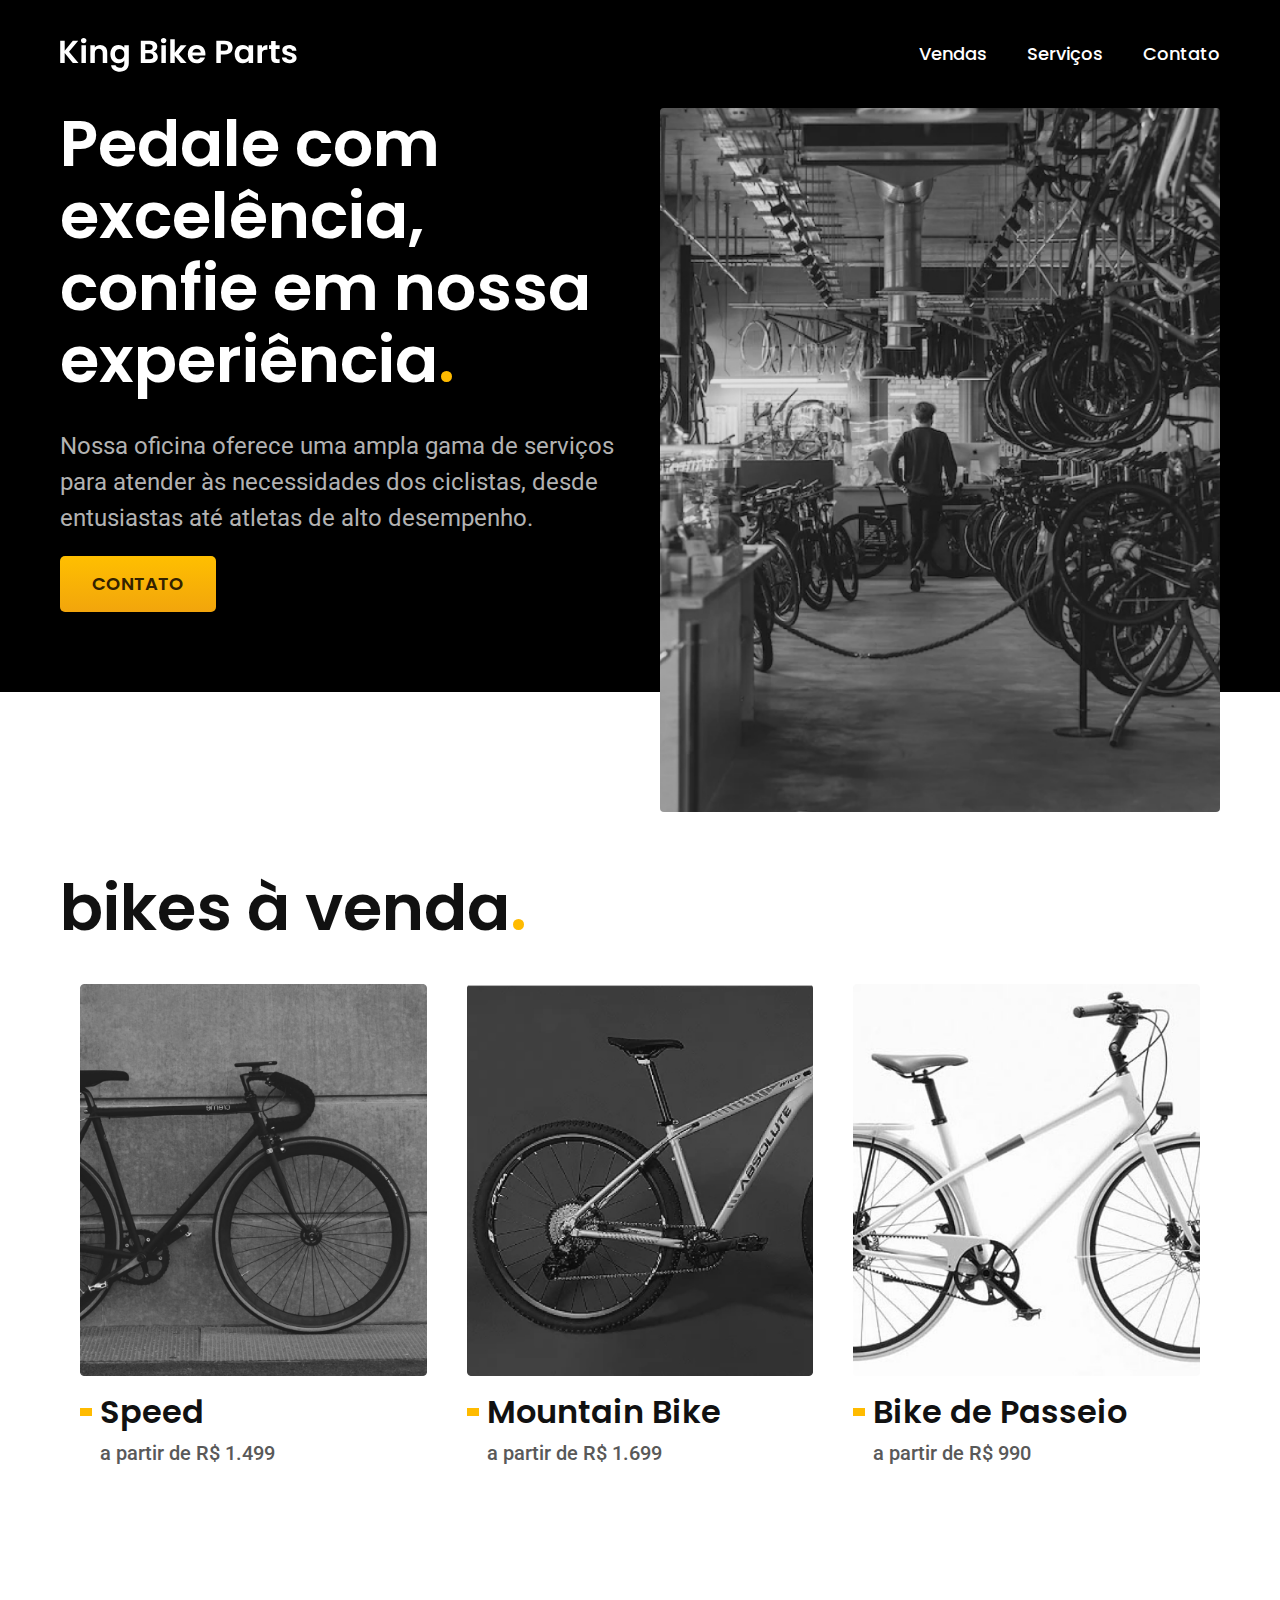
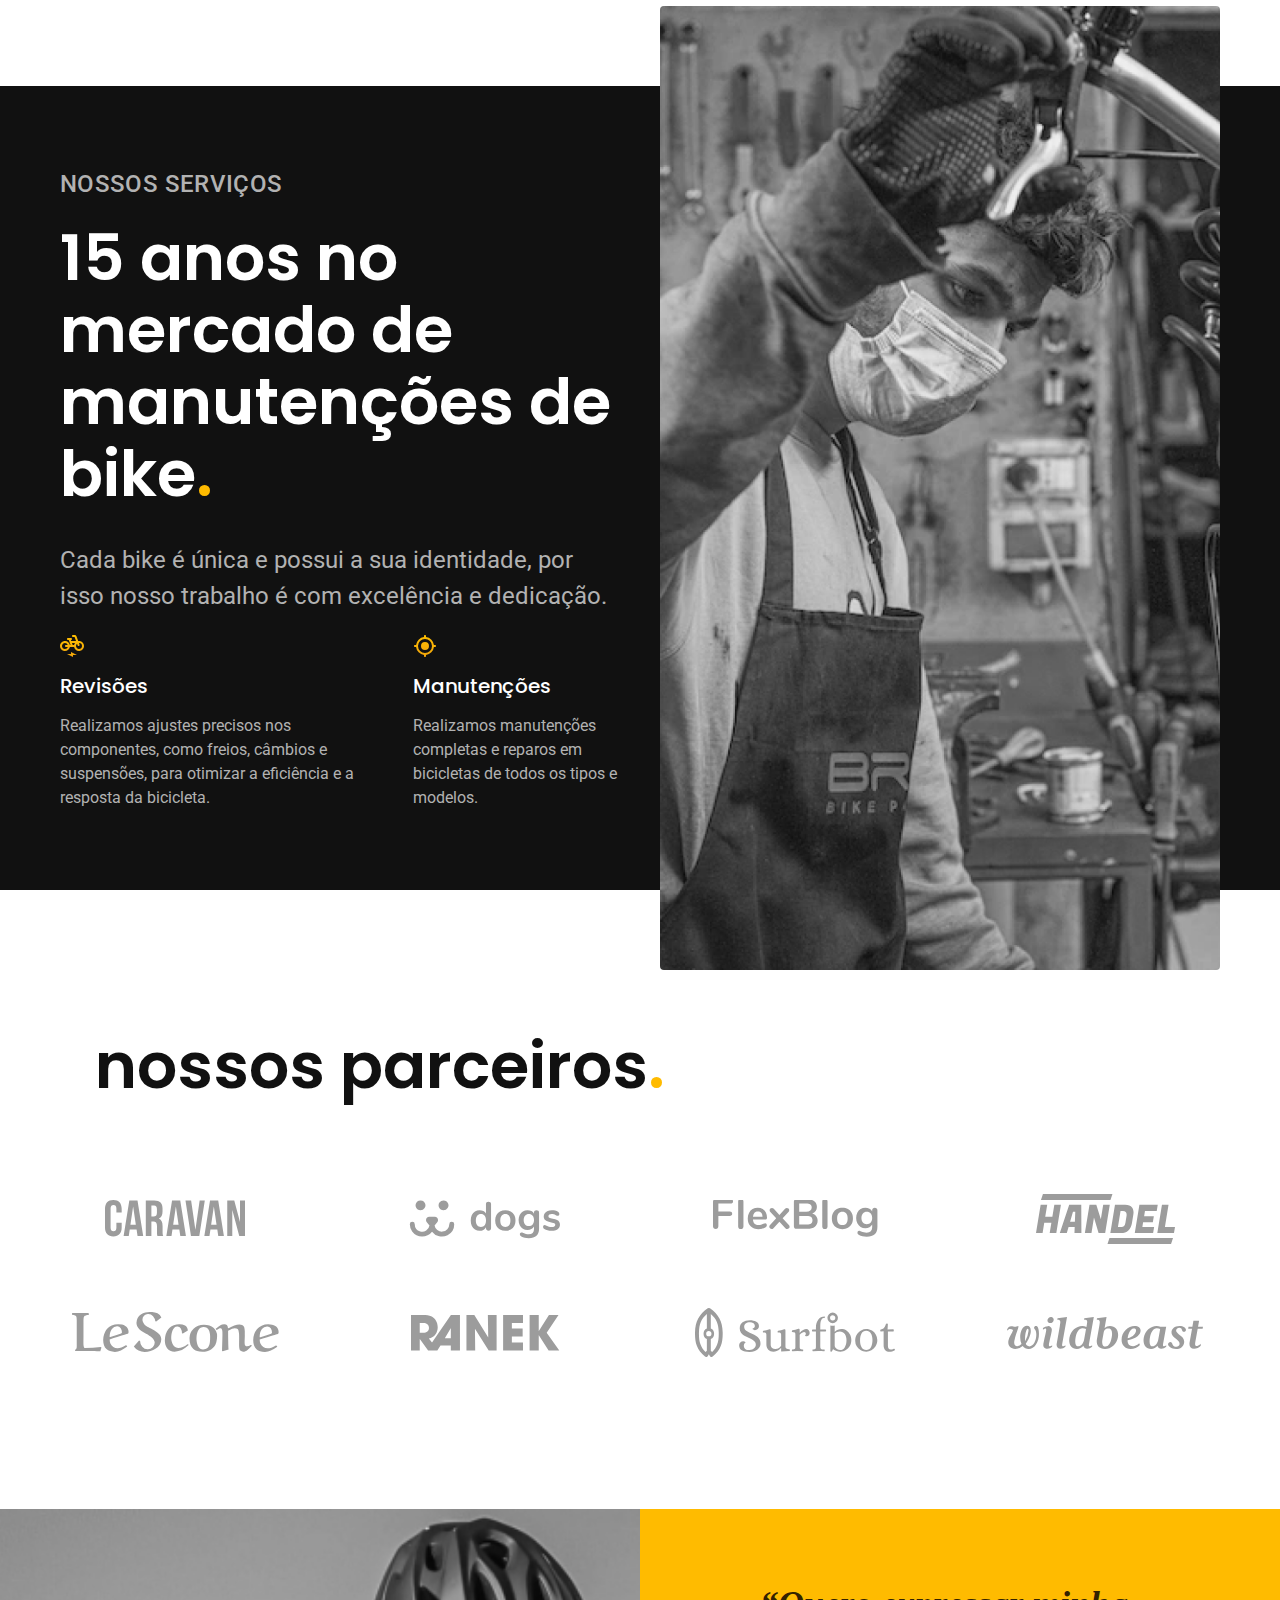
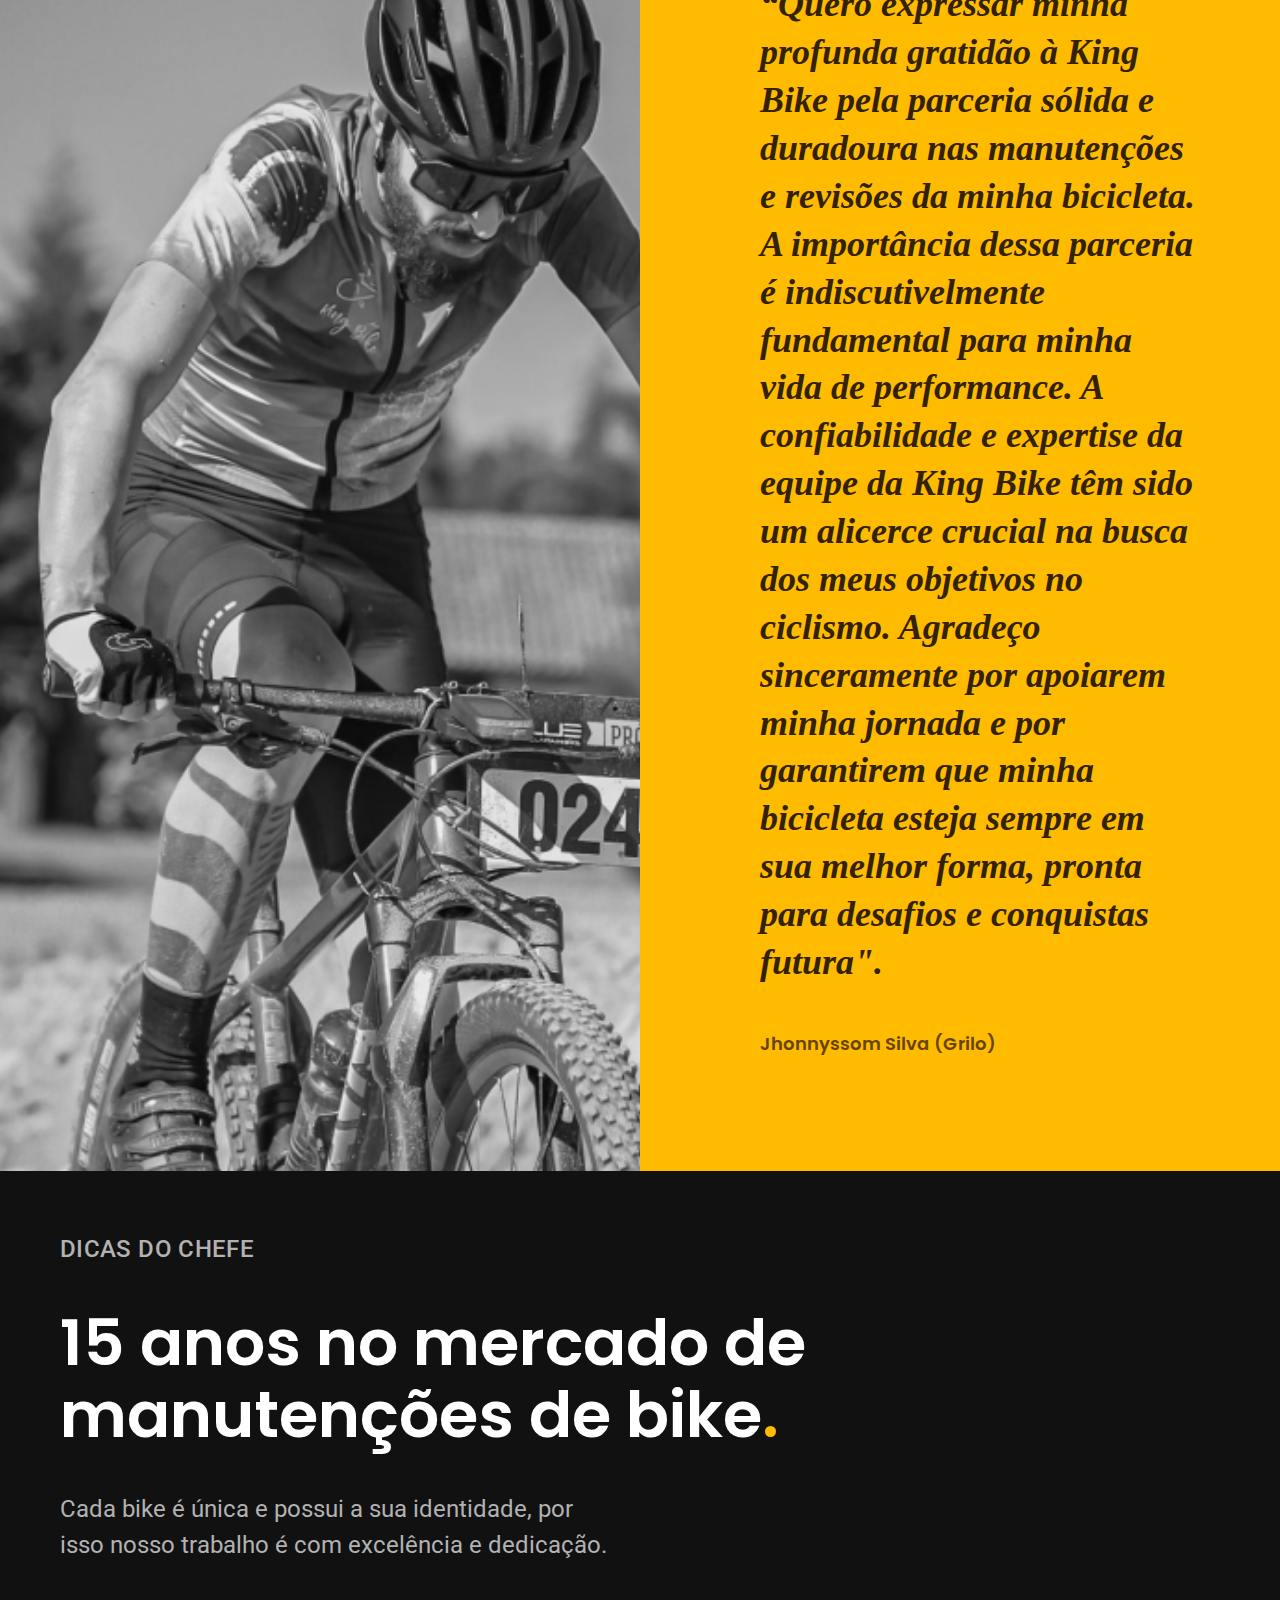
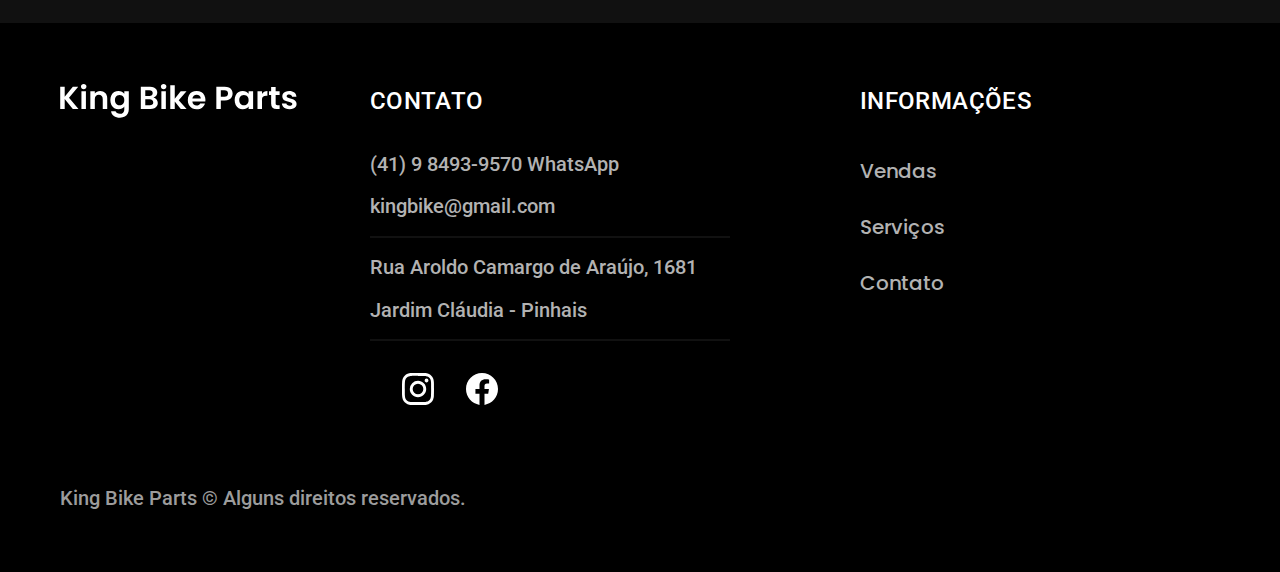
<file: index.html>
<!DOCTYPE html>
<html lang="pt-br">

<head>
  <title>King Bike Parts</title>
  <meta name="description" content="Loja de bike localizada em Pinhais. Loja especializada em manutenções de alta performance .">
  <meta charset="UTF-8">
  <link rel="stylesheet" href="../css_box/style.css" <link rel="preconnect" href="https://fonts.googleapis.com">
  <link rel="preconnect" href="https://fonts.googleapis.com">
  <link rel="preconnect" href="https://fonts.gstatic.com" crossorigin>
  <link href="https://fonts.googleapis.com/css2?family=Poppins:wght@200;400;500;600;700&family=Roboto:wght@100;300;400;500;700&display=swap" rel="stylesheet">
  <meta name="viewport" content="width=device-width, initial-scale=1.0">
</head>

<body>
  <header class="header-bg">
    <div class="header container">
      <a href="../">
        <img src="./img/logo king bike/king-bike-logo.svg" alt="King Bike">
      </a>

      <nav aria-label="primaria">
        <ul class="header-menu font-1-m">
          <li><a href="./">Vendas</a></li>
          <li><a href="./">Serviços</a></li>
          <li><a href="./">Contato</a></li>
        </ul>
      </nav>
    </div>
  </header>
  <main class="introducao-bg">
    <div class="introducao container">
      <div class="introducao-conteudo">
        <h1 class="font-1-xxl">Pedale com excelência,
          confie em nossa experiência<span>.</span></h1>
        <p class="font-2-l">Nossa oficina oferece uma ampla gama de serviços para atender às necessidades dos ciclistas, desde entusiastas até atletas de alto desempenho.</p>
        <a href="./" class="botao">Contato</a>
      </div>
      <div>
        <img src="./img/fotos/img-intro.jpg" alt="Foto de Oficina Unsplash.com">
      </div>
    </div>
  </main>
  <article class="bicicletas-lista container">
    <h2 class="font-1-xxl">bikes à venda<spa class="cor-p1">.</span></h2>
    <ul>
      <li>
        <a href="./">
          <img src="./img/bicicleta/speed-bike.jpg" alt="Speed Bike">
          <h3 class="font-1-xl">Speed</h3>
          <span class="font-2-m cor-8">a partir de R$ 1.499</span>
        </a>
      </li>
      <li>
        <a href="./">
          <img src="./img/bicicleta/mtb-bike.jpg" alt="MTB Bike">
          <h3 class="font-1-xl">Mountain Bike</h3>
          <span class="font-2-m cor-8">a partir de R$ 1.699</span>
        </a>
      </li>
      <li>
        <a href="./">
          <img src="./img/bicicleta/passeio-bike.jpg" alt="Passeio Bike">
          <h3 class="font-1-xl">Bike de Passeio</h3>
          <span class="font-2-m cor-8">a partir de R$ 990</span>
        </a>
      </li>
    </ul>
  </article>

  <article class="tecnologia-bg">
    <div class="tecnologia container">
      <div class="tecnologia-conteudo">
        <span class="font-2-l-b cor-5">Nossos serviços</span>
        <h2 class="font-1-xxl cor-0">15 anos no mercado de manutenções de bike<span class="cor-p1">.</span></h2>
        <p class="font-2-l cor-5">Cada bike é única e possui a sua identidade, por isso nosso trabalho é com excelência e dedicação.</p>
        <div class="tecnologia-vantagens">
          <div>
            <img src="../img/icones/eletrica.svg" alt="Revisões">
            <h3 class="font-1-m cor-0">Revisões</h3>
            <p class="font-2-s cor-5">Realizamos ajustes precisos nos componentes, como freios, câmbios e suspensões, para otimizar a eficiência e a resposta da bicicleta.</p>
          </div>
          <div>
            <img src="../img/icones/rastreador.svg" alt="Manutenções">
            <h3 class="font-1-m cor-0">Manutenções</h3>
            <p class="font-2-s cor-5">Realizamos manutenções completas e reparos em bicicletas de todos os tipos e modelos.</p>
          </div>
        </div>
      </div>
      <div class="tecnologia-imagem">
        <img src="./img/fotos/servicos.jpg" alt="">
      </div>
    </div>
  </article>

  <section class="parceiros" aria-label="Nossos Parceiros">
    <h2 class="font-1-xxl">nossos parceiros<spa class="cor-p1">.</span></h2>
    <ul>
      <li><img src="../img/parceiros/caravan.svg" alt="caravan"></li>
      <li><img src="../img/parceiros/dogs.svg" alt="dogs"></li>
      <li><img src="../img/parceiros/flexblog.svg" alt="flexblog"></li>
      <li><img src="../img/parceiros/handel.svg" alt="handel"></li>
      <li><img src="../img/parceiros/lescone.svg" alt="lescone"></li>
      <li><img src="../img/parceiros/ranek.svg" alt="ranek"></li>
      <li><img src="../img/parceiros/surfbot.svg" alt="surfbot"></li>
      <li><img src="../img/parceiros/wildbeast.svg" alt="wildbeast"></li>
    </ul>
  </section>

  <section class="depoimento" aria-label="Depoimento">
    <div>
      <img src="./img/fotos/depoimento-grilo.jpg" alt="Depoimento do Atleta de Mountain Bike Grilo">
    </div>
    <div class="depoimento-conteudo">
      <blockquote class="font-1-xl cor-p5">
        <p>“Quero expressar minha profunda gratidão à King Bike pela parceria sólida e duradoura nas manutenções e revisões da minha bicicleta. A importância dessa parceria é indiscutivelmente fundamental para minha vida de performance. A confiabilidade e expertise da equipe da King Bike têm sido um alicerce crucial na busca dos meus objetivos no ciclismo. Agradeço sinceramente por apoiarem minha jornada e por garantirem que minha bicicleta esteja sempre em sua melhor forma, pronta para desafios e conquistas futura".</p>
        <span class="font-1-m-b cor-p4">Jhonnyssom Silva (Grilo)</span>
      </blockquote>
    </div>
  </section>

  <article class="seguros-bg">
    <div class="seguros container">
      <span class="font-2-l-b cor-5">dicas do chefe</span>
      <h2 class="font-1-xxl cor-0">15 anos no mercado de manutenções de bike<span class="cor-p1">.</span></h2>
      <p class="font-2-l cor-5">Cada bike é única e possui a sua identidade, por isso nosso trabalho é com excelência e dedicação.</p>
    </div>
  </article>

  <footer class="footer-bg">
    <div class="footer container">
      <img src="./img/logo king bike/king-bike-logo.svg" alt="svg">
      <div class="footer-contato">
        <h3 class="font-2-l-b cor-0">Contato</h3>
        <ul class="font-2-m cor-5">
          <li><a href="tel:+552199999999">(41) 9 8493-9570</a> WhatsApp</li>
          <li><a href="mailto:contato@bikcraft.com">kingbike@gmail.com</li>
          <li>Rua Aroldo Camargo de Araújo, 1681</li>
          <li>Jardim Cláudia - Pinhais</li>
        </ul>
        <div class="footer-redes">
          <a href="https://www.instagram.com/kingbikeparts">
            <img src="../img/redes/instagram.svg" alt="Instagram">
          </a>
          <a href="/">
            <img src="../img/redes/facebook.svg" alt="Facebook">
          </a>
        </div>
      </div>
      <div class="footer-informacoes">
        <h3 class="font-2-l-b cor-0">Informações</h3>
        <nav>
          <ul class="font-1-m cor-5">
            <li><a href="./">Vendas</a></li>
            <li><a href="./">Serviços</a></li>
            <li><a href="./">Contato</a></li>
          </ul>
        </nav>
      </div>
      <p class="footer-copy font-2-m cor-6">King Bike Parts © Alguns direitos reservados.</p>
    </div>
  </footer>
</body>

</html>
</file>
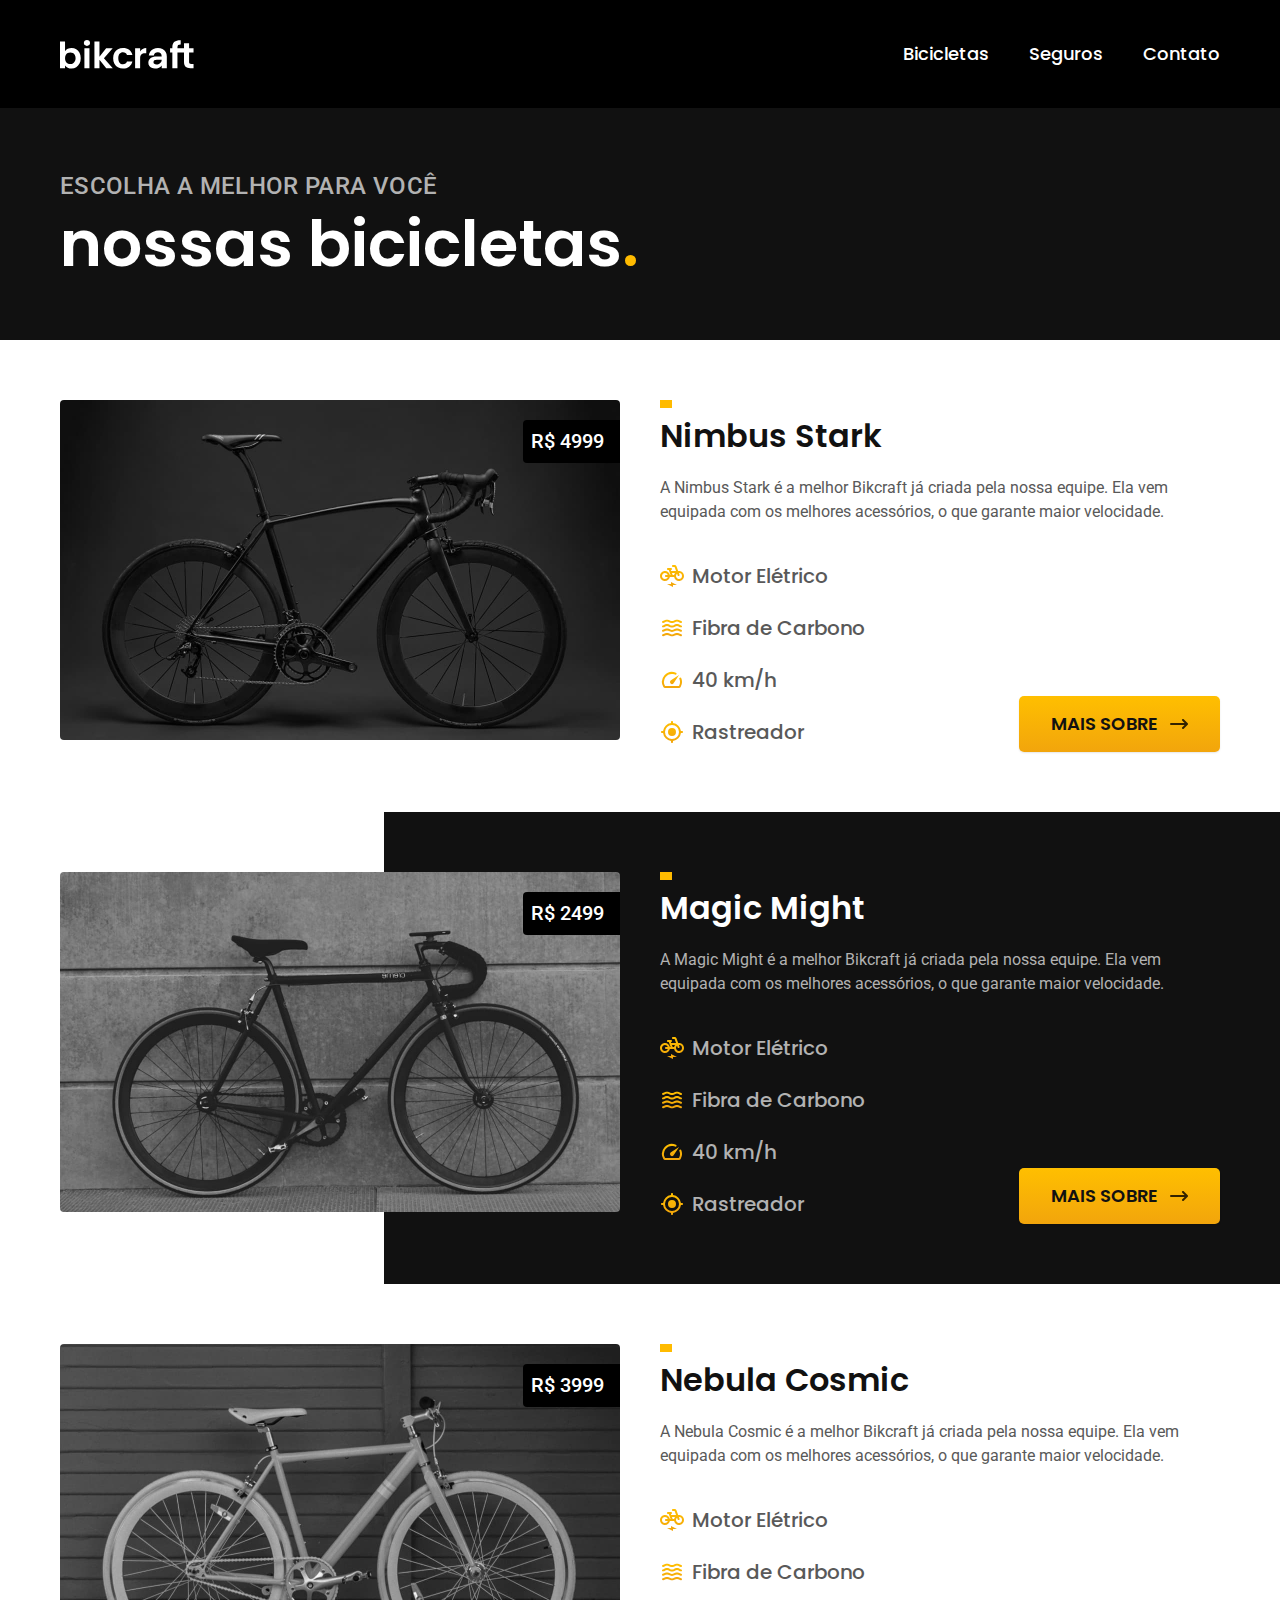
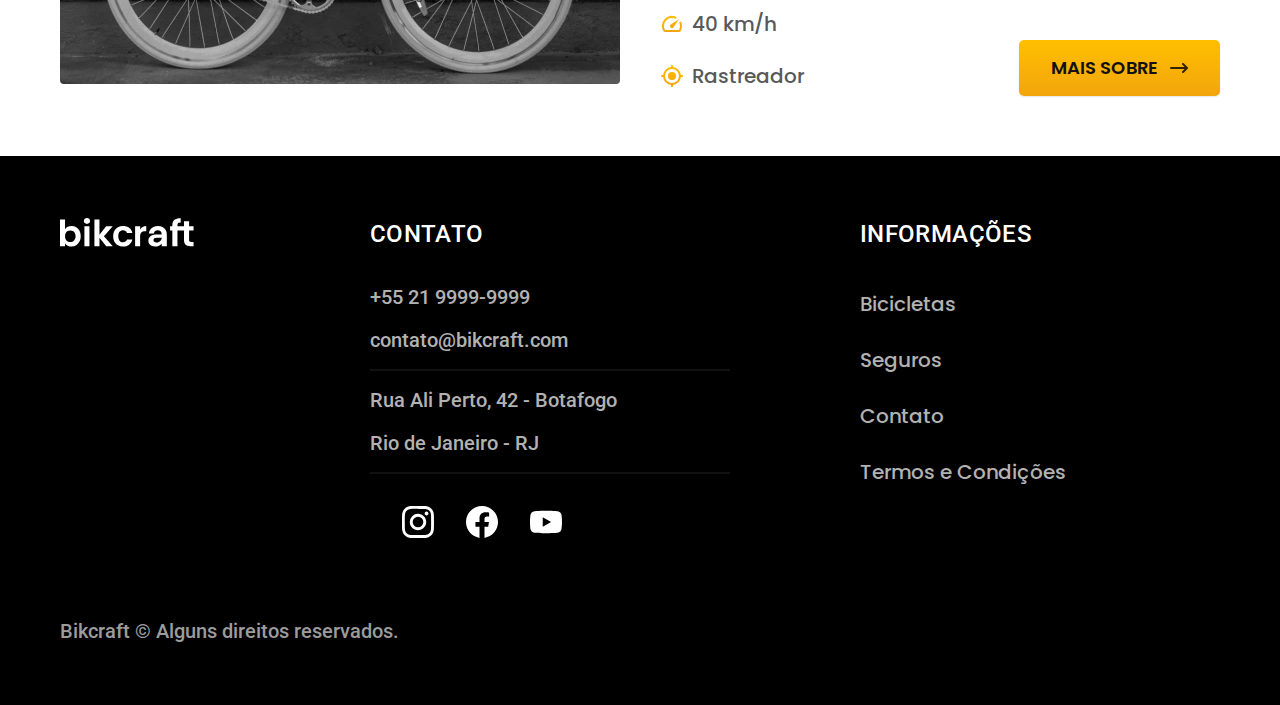
<file: bicicletas.html>
<!DOCTYPE html>
<html lang="pt-br">

<head>
  <title>Bikecraft - Bicicletas Elétricas</title>
  <meta name="description" content="Bicicletas elétricas de alta precisão e qualidade,  feitas sob medida para o cliente. Explore o mundo na sua velocidade com a Bikcraft.">
  <meta charset="UTF-8">
  <link rel="stylesheet" href="../css_box/style.css" <link rel="preconnect" href="https://fonts.googleapis.com">
  <link rel="preconnect" href="https://fonts.googleapis.com">
  <link rel="preconnect" href="https://fonts.gstatic.com" crossorigin>
  <link href="https://fonts.googleapis.com/css2?family=Poppins:wght@200;400;500;600;700&family=Roboto:wght@100;300;400;500;700&display=swap" rel="stylesheet">
  <meta name="viewport" content="width=device-width, initial-scale=1.0">
</head>

<body>
  <header class="header-bg">
    <div class="header container">
      <a href="./">
        <img src="./img/bikcraft.svg" alt="Bikecraft">
      </a>

      <nav aria-label="primaria">
        <ul class="header-menu font-1-m">
          <li><a href="./bicicletas.html">Bicicletas</a></li>
          <li><a href="./seguros.html">Seguros</a></li>
          <li><a href="./contato.html">Contato</a></li>
        </ul>
      </nav>
    </div>
  </header>

  <main id="bicicletas">
    <div class="titulo-bg">
      <div class="titulo container">
        <p class="font-2-l-b cor-5">Escolha a melhor para você</p>
        <h1 class="font-1-xxl cor-0">nossas bicicletas<span class="cor-p1">.</span></h1>
      </div>
    </div>

    <!--1 bike-->
    <div class="bicicletas container">
      <div class="bicicletas-imagem">
        <img src="./img/bicicletas/nimbus.jpg" alt="Bicicleta preta">
        <span class="font-2-m cor-0">R$ 4999</span>
      </div>
      <div class="bicicletas-conteudo">
        <h2 class="font-1-xl">Nimbus Stark</h2>
        <p class="font-2-s cor-8">A Nimbus Stark é a melhor Bikcraft já criada pela nossa equipe. Ela vem equipada com os melhores acessórios, o que garante maior velocidade.</p>
        <ul class="font-1-m cor-8">
          <li><img src="./img/icones/eletrica.svg" alt="">Motor Elétrico</li>
          <li><img src="./img/icones/carbono.svg" alt="">Fibra de Carbono</li>
          <li><img src="./img/icones/velocidade.svg" alt="">40 km/h</li>
          <li><img src="./img/icones/rastreador.svg" alt="">Rastreador</li>
        </ul>
        <a class="botao seta" href="./bicicletas/nimbus.html">Mais Sobre</a>
      </div>
    </div>
    <!--2 bike-->
    <div class="bicicletas-bg">
      <div class="bicicletas container">
        <div class="bicicletas-imagem">
          <img src="./img/bicicletas/magic.jpg" alt="Bicicleta cinza">
          <span class="font-2-m cor-0">R$ 2499</span>
        </div>
        <div class="bicicletas-conteudo">
          <h2 class="font-1-xl cor-0">Magic Might</h2>
          <p class="font-2-s cor-5">A Magic Might é a melhor Bikcraft já criada pela nossa equipe. Ela vem equipada com os melhores acessórios, o que garante maior velocidade.</p>
          <ul class="font-1-m cor-5">
            <li><img src="./img/icones/eletrica.svg" alt="">Motor Elétrico</li>
            <li><img src="./img/icones/carbono.svg" alt="">Fibra de Carbono</li>
            <li><img src="./img/icones/velocidade.svg" alt="">40 km/h</li>
            <li><img src="./img/icones/rastreador.svg" alt="">Rastreador</li>
          </ul>
          <a class="botao seta" href="./bicicletas/magic.html">Mais Sobre</a>
        </div>
      </div>
    </div>
    <!--3 bike-->
    <div class="bicicletas container">
      <div class="bicicletas-imagem">
        <img src="./img/bicicletas/nebula.jpg" alt="Bicicleta branca">
        <span class="font-2-m cor-0">R$ 3999</span>
      </div>
      <div class="bicicletas-conteudo">
        <h2 class="font-1-xl">Nebula Cosmic</h2>
        <p class="font-2-s cor-8">A Nebula Cosmic é a melhor Bikcraft já criada pela nossa equipe. Ela vem equipada com os melhores acessórios, o que garante maior velocidade.</p>
        <ul class="font-1-m cor-8">
          <li><img src="./img/icones/eletrica.svg" alt="">Motor Elétrico</li>
          <li><img src="./img/icones/carbono.svg" alt="">Fibra de Carbono</li>
          <li><img src="./img/icones/velocidade.svg" alt="">40 km/h</li>
          <li><img src="./img/icones/rastreador.svg" alt="">Rastreador</li>
        </ul>
        <a class="botao seta" href="./bicicletas/nebula.html">Mais Sobre</a>
      </div>
    </div>
  </main>
  <footer class="footer-bg">
    <div class="footer container">
      <img src="./img/bikcraft.svg" alt="svg">
      <div class="footer-contato">
        <h3 class="font-2-l-b cor-0">Contato</h3>
        <ul class="font-2-m cor-5">
          <li><a href="tel:+552199999999">+55 21 9999-9999</a></li>
          <li><a href="mailto:contato@bikcraft.com">contato@bikcraft.com</li>
          <li>Rua Ali Perto, 42 - Botafogo</li>
          <li>Rio de Janeiro - RJ</li>
        </ul>
        <div class="footer-redes">
          <a href="https://www.instagram.com/felipecrim/">
            <img src="./img/redes/instagram.svg" alt="Instagram">
          </a>
          <a href="/">
            <img src="./img/redes/facebook.svg" alt="Facebook">
          </a>
          <a href="/">
            <img src="./img/redes/youtube.svg" alt="Youtube">
          </a>
        </div>
      </div>
      <div class="footer-informacoes">
        <h3 class="font-2-l-b cor-0">Informações</h3>
        <nav>
          <ul class="font-1-m cor-5">
            <li><a href="./bicicletas.html">Bicicletas</a></li>
            <li><a href="./seguros.html">Seguros</a></li>
            <li><a href="./contato.html">Contato</a></li>
            <li><a href="./termos.html">Termos e Condições</a></li>
          </ul>
        </nav>
      </div>
      <p class="footer-copy font-2-m cor-6">Bikcraft © Alguns direitos reservados.</p>
    </div>
  </footer>
</body>

</html>
</file>
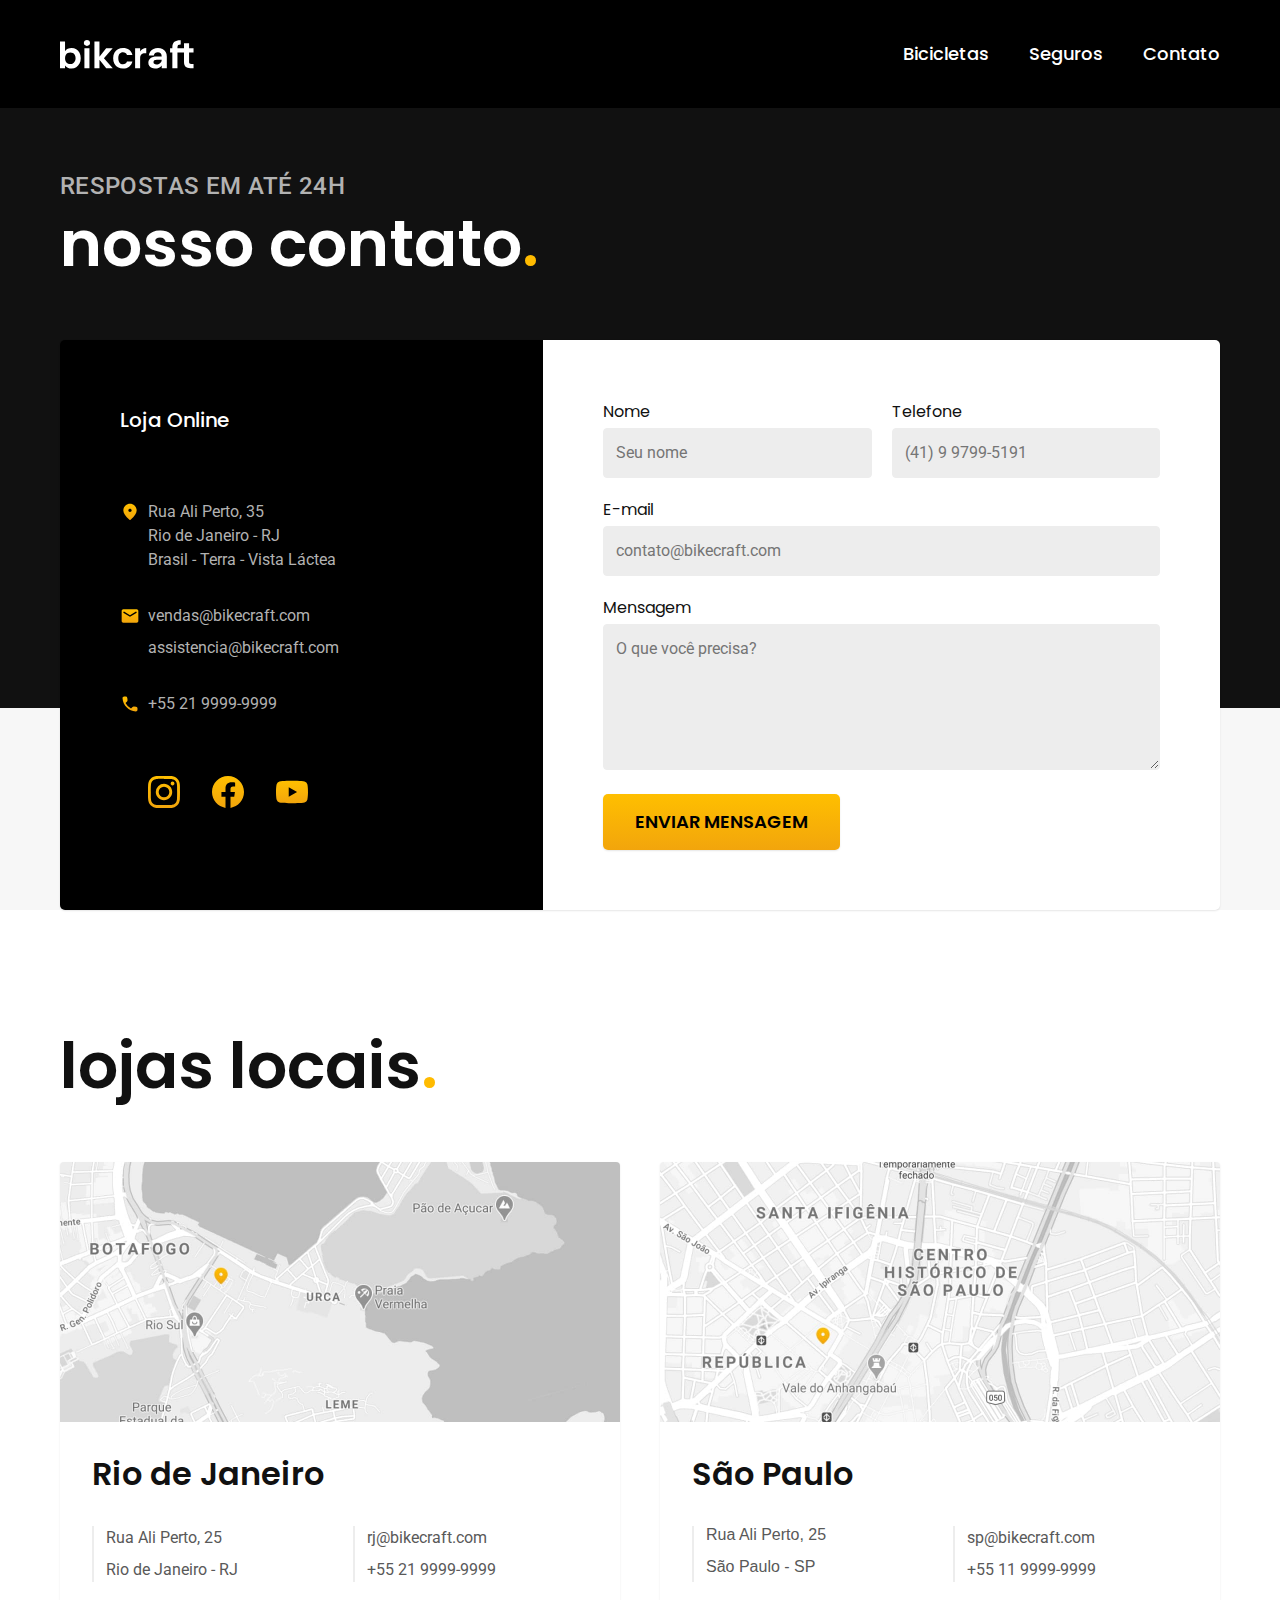
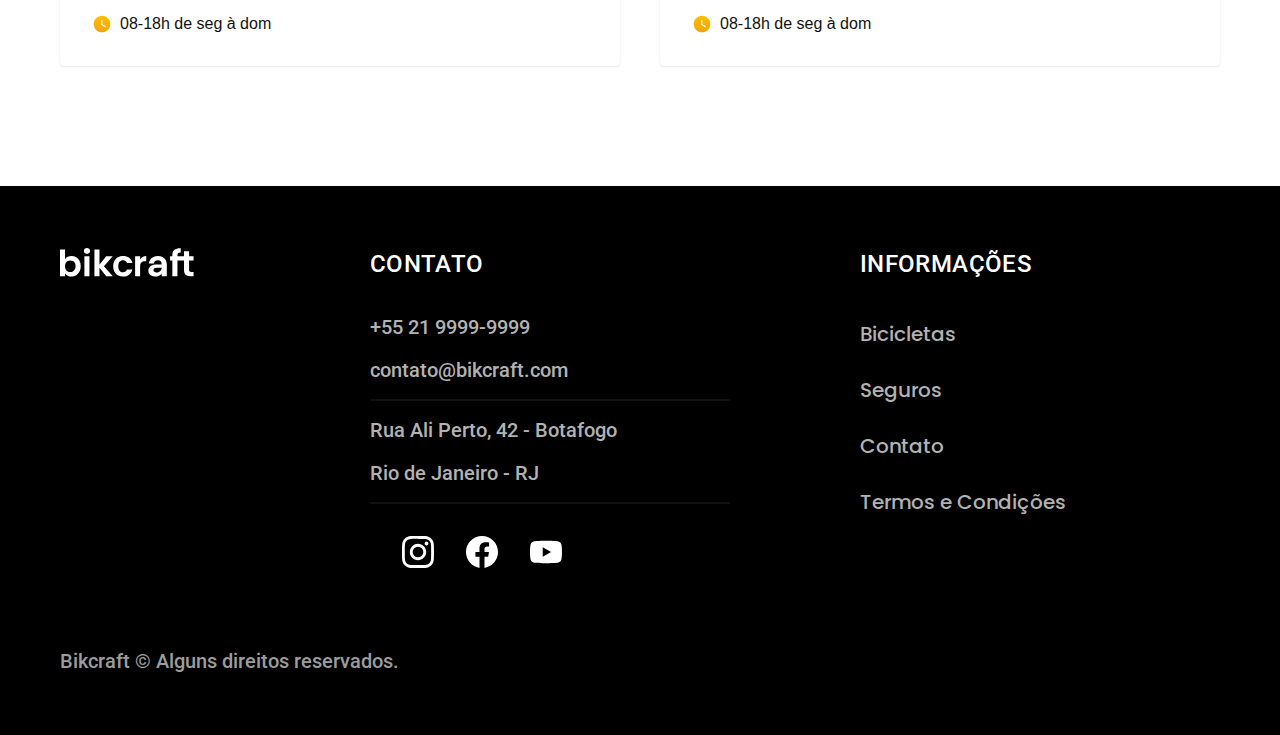
<file: contato.html>
<!DOCTYPE html>
<html lang="pt-br">

<head>
  <title>Contato - Bicicletas Elétricas</title>
  <meta name="description" content="Bicicletas elétricas de alta precisão e qualidade,  feitas sob medida para o cliente. Explore o mundo na sua velocidade com a Bikcraft.">
  <meta charset="UTF-8">
  <link rel="stylesheet" href="../css_box/style.css" <link rel="preconnect" href="https://fonts.googleapis.com">
  <link rel="preconnect" href="https://fonts.googleapis.com">
  <link rel="preconnect" href="https://fonts.gstatic.com" crossorigin>
  <link href="https://fonts.googleapis.com/css2?family=Poppins:wght@200;400;500;600;700&family=Roboto:wght@100;300;400;500;700&display=swap" rel="stylesheet">
  <meta name="viewport" content="width=device-width, initial-scale=1.0">
</head>

<body>
  <header class="header-bg">
    <div class="header container">
      <a href="./">
        <img src="./img/bikcraft.svg" alt="Bikecraft">
      </a>

      <nav aria-label="primaria">
        <ul class="header-menu font-1-m">
          <li><a href="./bicicletas.html">Bicicletas</a></li>
          <li><a href="./seguros.html">Seguros</a></li>
          <li><a href="./contato.html">Contato</a></li>
        </ul>
      </nav>
    </div>
  </header>

  <main id="contato">
    <div class="titulo-bg">
      <div class="titulo container">
        <p class="font-2-l-b cor-5">respostas em até 24h</p>
        <h1 class="font-1-xxl cor-0">nosso contato<span class="cor-p1">.</span></h1>
      </div>
    </div>

    <div class="contato container">
      <section class="contato-dados" aria-label="Endereço">
        <h2 class="font-1-m cor-0">Loja Online</h2>
        <div class="contato-endereco font-2-s cor-5">
          <p>Rua Ali Perto, 35</p>
          <p>Rio de Janeiro - RJ</p>
          <p>Brasil - Terra - Vista Láctea</p>
        </div>
        <address class="contato-meios font-2-s cor-5">
          <a href="mailto:contato@bikecraft.com">vendas@bikecraft.com</a>
          <a href="mailto:assistencia@bikecraft.com">assistencia@bikecraft.com</a>
          <a href="tel:+552199999999">+55 21 9999-9999</a>
        </address>
        <div class="contato-redes">
          <a href="https://www.instagram.com/felipecrim/">
            <img src="./img/redes/instagram-p.svg" alt="Instagram">
          </a>
          <a href="/">
            <img src="./img/redes/facebook-p.svg" alt="Facebook">
          </a>
          <a href="/">
            <img src="./img/redes/youtube-p.svg" alt="Youtube">
          </a>
        </div>
      </section>
      <section class="contato-formulario" aria-label="Formulário">
        <form class="form" action="./contato.html">
          <div>
            <label for="nome">Nome</label>
            <input type="text" id="nome" name="nome" placeholder="Seu nome">
          </div>
          <div>
            <label for="Telefone">Telefone</label>
            <input type="text" id="telefone" name="telefone" placeholder="(41) 9 9799-5191">
          </div>
          <div class="col-2">
            <label for="e-mail">E-mail</label>
            <input type="text" id="e-mail" name="e-mail" placeholder="contato@bikecraft.com">
          </div>
          <div class="col-2">
            <label for="mensagem">Mensagem</label>
            <textarea rows="5" id="mensagem" name="mensagem" placeholder="O que você precisa?"></textarea>
          </div>
          <button class="botao col-2">Enviar Mensagem</button>
        </form>
      </section>
    </div>
  </main>

  <article class="lojas container">
    <h2 class="font-1-xxl">lojas locais<span class="cor-p1">.</span></h2>
    <div class="lojas-item">
      <img src="./img/lojas/rj.jpg" alt="Loja no Rio de Janeiro">
      <div class="lojas-conteudo">
        <h3 class="font-1-xl">Rio de Janeiro</h3>
        <div class="lojas-dados font-2-s cor-8">
          <p>Rua Ali Perto, 25</p>
          <p>Rio de Janeiro - RJ</p>
        </div>
        <div class="lojas-dados font-2-s cor-8">
          <a href="mailto:rj@bikecraft.com">rj@bikecraft.com</a>
          <a href="tel:+552199999999">+55 21 9999-9999</a>
        </div>
        <p class="lojas-tempo font-1s"><img src="./img/icones/horario.svg" alt="">08-18h de seg à dom</p>
      </div>
    </div>
    <div class="lojas-item">
      <img src="./img/lojas/sp.jpg" alt="Loja São Paulo">
      <div class="lojas-conteudo">
        <h3 class="font-1-xl">São Paulo</h3>
        <div class="lojas-dados font-1s cor-8">
          <p>Rua Ali Perto, 25</p>
          <p>São Paulo - SP</p>
        </div>
        <div class="lojas-dados font-2-s cor-8">
          <a href="mailto:sp@bikecraft.com">sp@bikecraft.com</a>
          <a href="tel:+552199999999">+55 11 9999-9999</a>
        </div>
        <p class="lojas-tempo font-1s"><img src="./img/icones/horario.svg" alt="">08-18h de seg à dom</p>
      </div>
    </div>
  </article>


  <footer class="footer-bg">
    <div class="footer container">
      <img src="./img/bikcraft.svg" alt="svg">
      <div class="footer-contato">
        <h3 class="font-2-l-b cor-0">Contato</h3>
        <ul class="font-2-m cor-5">
          <li><a href="tel:+552199999999">+55 21 9999-9999</a></li>
          <li><a href="mailto:contato@bikcraft.com">contato@bikcraft.com</li>
          <li>Rua Ali Perto, 42 - Botafogo</li>
          <li>Rio de Janeiro - RJ</li>
        </ul>
        <div class="footer-redes">
          <a href="https://www.instagram.com/felipecrim/">
            <img src="./img/redes/instagram.svg" alt="Instagram">
          </a>
          <a href="/">
            <img src="./img/redes/facebook.svg" alt="Facebook">
          </a>
          <a href="/">
            <img src="./img/redes/youtube.svg" alt="Youtube">
          </a>
        </div>
      </div>
      <div class="footer-informacoes">
        <h3 class="font-2-l-b cor-0">Informações</h3>
        <nav>
          <ul class="font-1-m cor-5">
            <li><a href="./bicicletas.html">Bicicletas</a></li>
            <li><a href="./seguros.html">Seguros</a></li>
            <li><a href="./contato.html">Contato</a></li>
            <li><a href="./termos.html">Termos e Condições</a></li>
          </ul>
        </nav>
      </div>
      <p class="footer-copy font-2-m cor-6">Bikcraft © Alguns direitos reservados.</p>
    </div>
  </footer>
</body>

</html>
</file>
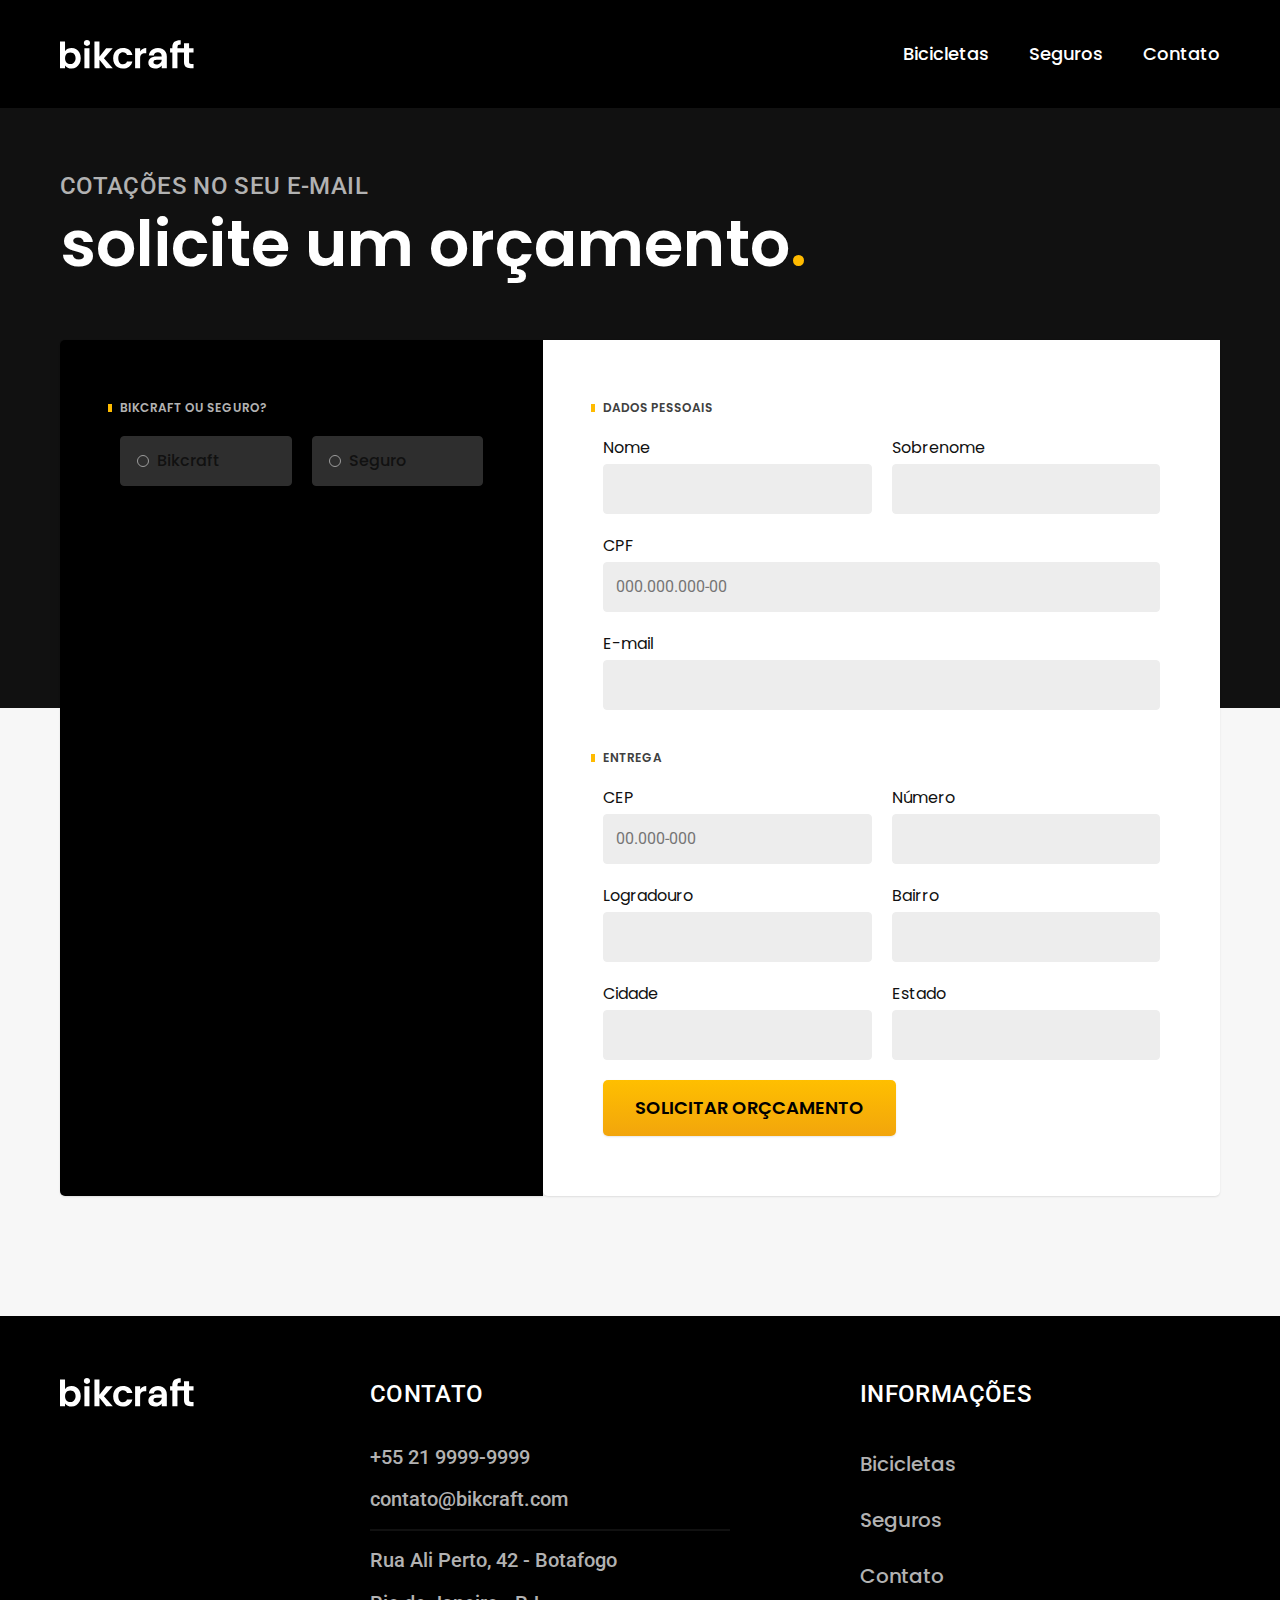
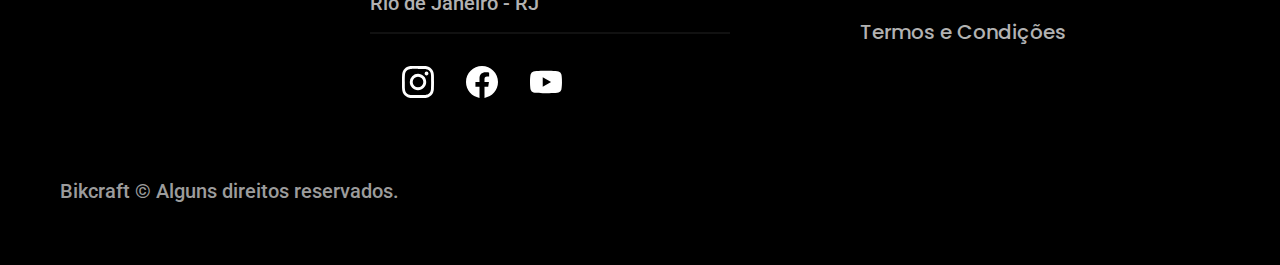
<file: orcamento.html>
<!DOCTYPE html>
<html lang="pt-br">

<head>
  <title>Orçamento - Bicicletas Elétricas</title>
  <meta name="description" content="Bicicletas elétricas de alta precisão e qualidade,  feitas sob medida para o cliente. Explore o mundo na sua velocidade com a Bikcraft.">
  <meta charset="UTF-8">
  <link rel="stylesheet" href="../css_box/style.css" <link rel="preconnect" href="https://fonts.googleapis.com">
  <link rel="preconnect" href="https://fonts.googleapis.com">
  <link rel="preconnect" href="https://fonts.gstatic.com" crossorigin>
  <link href="https://fonts.googleapis.com/css2?family=Poppins:wght@200;400;500;600;700&family=Roboto:wght@100;300;400;500;700&display=swap" rel="stylesheet">
  <meta name="viewport" content="width=device-width, initial-scale=1.0">
</head>

<body>
  <header class="header-bg">
    <div class="header container">
      <a href="./">
        <img src="./img/bikcraft.svg" alt="Bikecraft">
      </a>

      <nav aria-label="primaria">
        <ul class="header-menu font-1-m">
          <li><a href="./bicicletas.html">Bicicletas</a></li>
          <li><a href="./seguros.html">Seguros</a></li>
          <li><a href="./contato.html">Contato</a></li>
        </ul>
      </nav>
    </div>
  </header>

  <main id="orcamento">
    <div class="titulo-bg">
      <div class="titulo container">
        <p class="font-2-l-b cor-5">cotações no seu e-mail</p>
        <h1 class="font-1-xxl cor-0">solicite um orçamento<span class="cor-p1">.</span></h1>
      </div>
    </div>

    <form class="orcamento container" action="./">
      <div class="orcamento-produto">
        <h2 class="font-1-xs cor-5">Bikcraft ou Seguro?</h2>

        <input type="radio" name="tipo" value="bikcraft" id="bikcraft">
        <label for="bikcraft">Bikcraft</label>

        <input type="radio" name="tipo" id="seguro" value="seguro">
        <label for="seguro">Seguro</label>

        <div class="orcamento-conteudo" id="orcamento-bikcraft">
          <h2 class="font-1-xs cor-5">Escolha a sua</h2>

          <input type="radio" name="produto" value="nimbus" id="nimbus">
          <label for="nimbus">Nimbus Stark<span> R$ 4999</span></label>
          <div class="orcamento-detalhes">
            <ul class="font-1-xs cor-8">
              <li><img src="./img/icones/eletrica.svg" alt="">Motor Elétrico</li>
              <li><img src="./img/icones/carbono.svg" alt="">Fibra de Carbono</li>
              <li><img src="./img/icones/velocidade.svg" alt="">50km/h</li>
              <li><img src="./img/icones/rastreador.svg" alt="">Rastreador</li>
            </ul>
            <img src="./img/bicicletas/nimbus.jpg" alt="Bicicleta preta">
          </div>

          <input type="radio" name="produto" value="magic" id="magic">
          <label for="magic">Magic Magiht<span> R$ 2499</span></label>
          <div class="orcamento-detalhes">
            <ul class="font-1-xs cor-8">
              <li><img src="./img/icones/eletrica.svg" alt="">Motor Elétrico</li>
              <li><img src="./img/icones/carbono.svg" alt="">Fibra de Carbono</li>
              <li><img src="./img/icones/velocidade.svg" alt="">40km/h</li>
              <li><img src="./img/icones/rastreador.svg" alt="">Rastreador</li>
            </ul>
            <img src="./img/bicicletas/magic.jpg" alt="Bicicleta fixa">
          </div>
          <input type="radio" name="produto" value="nebula" id="nebula">
          <label for="nebula">Nebula Cosmic<span> R$ 3999</span></label>
          <div class="orcamento-detalhes">
            <ul class="font-1-xs cor-8">
              <li><img src="./img/icones/eletrica.svg" alt="">Motor Elétrico</li>
              <li><img src="./img/icones/carbono.svg" alt="">Fibra de Carbono</li>
              <li><img src="./img/icones/velocidade.svg" alt="">45km/h</li>
              <li><img src="./img/icones/rastreador.svg" alt="">Rastreador</li>
            </ul>
            <img src="./img/bicicletas/nebula.jpg" alt="Bicicleta branca">
          </div>
        </div>

        <div class="orcamento-conteudo" id="orcamento-seguro">
          <h2 class="font-1-xs cor-5">Escolha o plano</h2>

          <input type="radio" name="produto" value="prata" id="prata">
          <label for="prata">Prata <span>R$ 199</span></label>

          <input type="radio" name="produto" value="ouro" id="ouro">
          <label for="ouro">Ouro <span>R$ 299</span></label>
        </div>
      </div>

      <div class="orcamento-dados form">
        <h2 class="font-1-xs cor-9 col-2">dados pessoais</h2>
        <div>
          <label for="nome">Nome</label>
          <input type="text" id="nome" name="nome">
        </div>
        <div>
          <label for="nome">Sobrenome</label>
          <input type="text" id="sobrenome" name="sobrenome">
        </div>
        <div class="col-2">
          <label for="nome">CPF</label>
          <input type="text" id="cpf" name="cpf" placeholder="000.000.000-00">
        </div>
        <div class="col-2">
          <label for="nome">E-mail</label>
          <input type="email" id="email" name="email">
        </div>
        <h2 class="font-1-xs cor-9 col-2">entrega</h2>
        <div>
          <label for="nome">CEP</label>
          <input type="text" id="cep" name="cep" placeholder="00.000-000">
        </div>
        <div>
          <label for="nome">Número</label>
          <input type="text" id="numero" name="numero">
        </div>
        <div>
          <label for="nome">Logradouro</label>
          <input type="text" id="logradouro" name="logradouro">
        </div>
        <div>
          <label for="nome">Bairro</label>
          <input type="text" id="bairro" name="bairro">
        </div>
        <div>
          <label for="nome">Cidade</label>
          <input type="text" id="cidade" name="cidade">
        </div>
        <div>
          <label for="nome">Estado</label>
          <input type="text" id="estado" name="estado">
        </div>
        <button class="botao col-2">Solicitar orçcamento</button>
      </div>
    </form>
  </main>


  <footer class="footer-bg">
    <div class="footer container">
      <img src="./img/bikcraft.svg" alt="svg">
      <div class="footer-contato">
        <h3 class="font-2-l-b cor-0">Contato</h3>
        <ul class="font-2-m cor-5">
          <li><a href="tel:+552199999999">+55 21 9999-9999</a></li>
          <li><a href="mailto:contato@bikcraft.com">contato@bikcraft.com</li>
          <li>Rua Ali Perto, 42 - Botafogo</li>
          <li>Rio de Janeiro - RJ</li>
        </ul>
        <div class="footer-redes">
          <a href="https://www.instagram.com/felipecrim/">
            <img src="./img/redes/instagram.svg" alt="Instagram">
          </a>
          <a href="/">
            <img src="./img/redes/facebook.svg" alt="Facebook">
          </a>
          <a href="/">
            <img src="./img/redes/youtube.svg" alt="Youtube">
          </a>
        </div>
      </div>
      <div class="footer-informacoes">
        <h3 class="font-2-l-b cor-0">Informações</h3>
        <nav>
          <ul class="font-1-m cor-5">
            <li><a href="./bicicletas.html">Bicicletas</a></li>
            <li><a href="./seguros.html">Seguros</a></li>
            <li><a href="./contato.html">Contato</a></li>
            <li><a href="./termos.html">Termos e Condições</a></li>
          </ul>
        </nav>
      </div>
      <p class="footer-copy font-2-m cor-6">Bikcraft © Alguns direitos reservados.</p>
    </div>
  </footer>
</body>

</html>
</file>
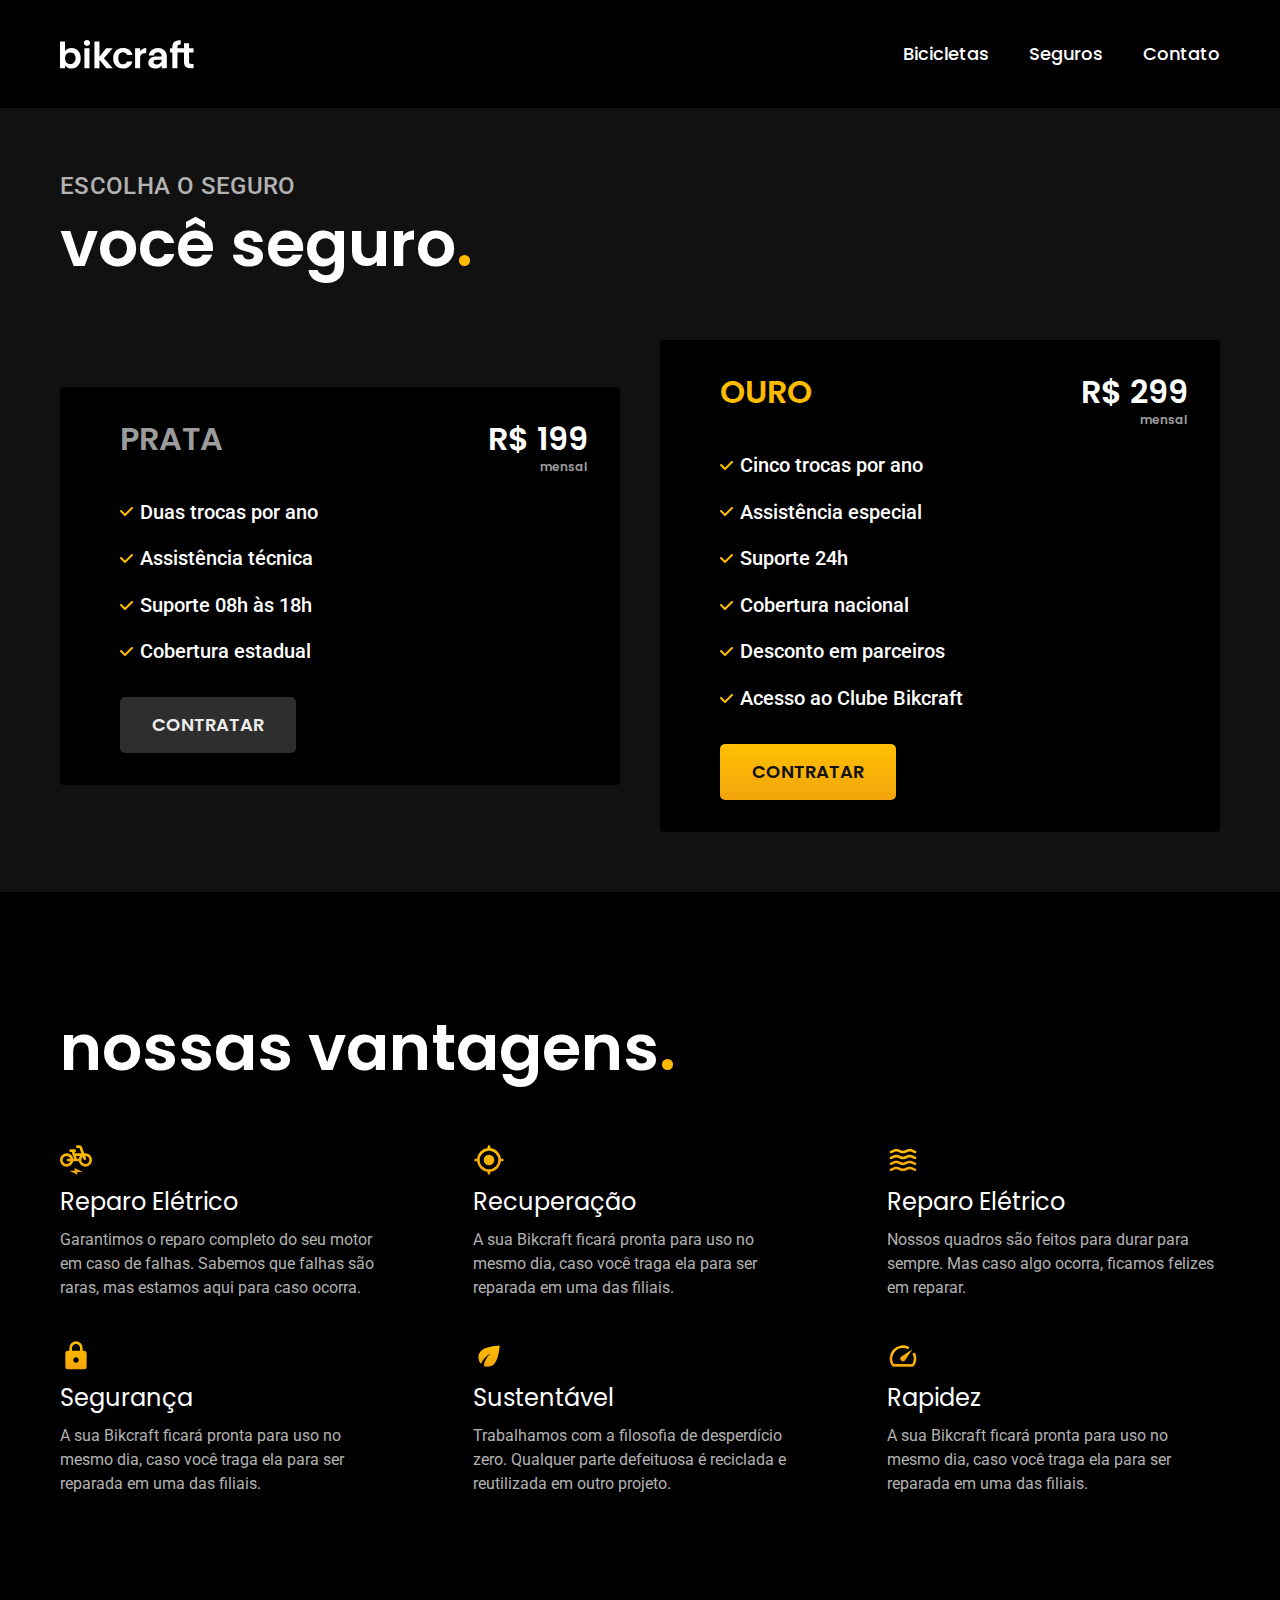
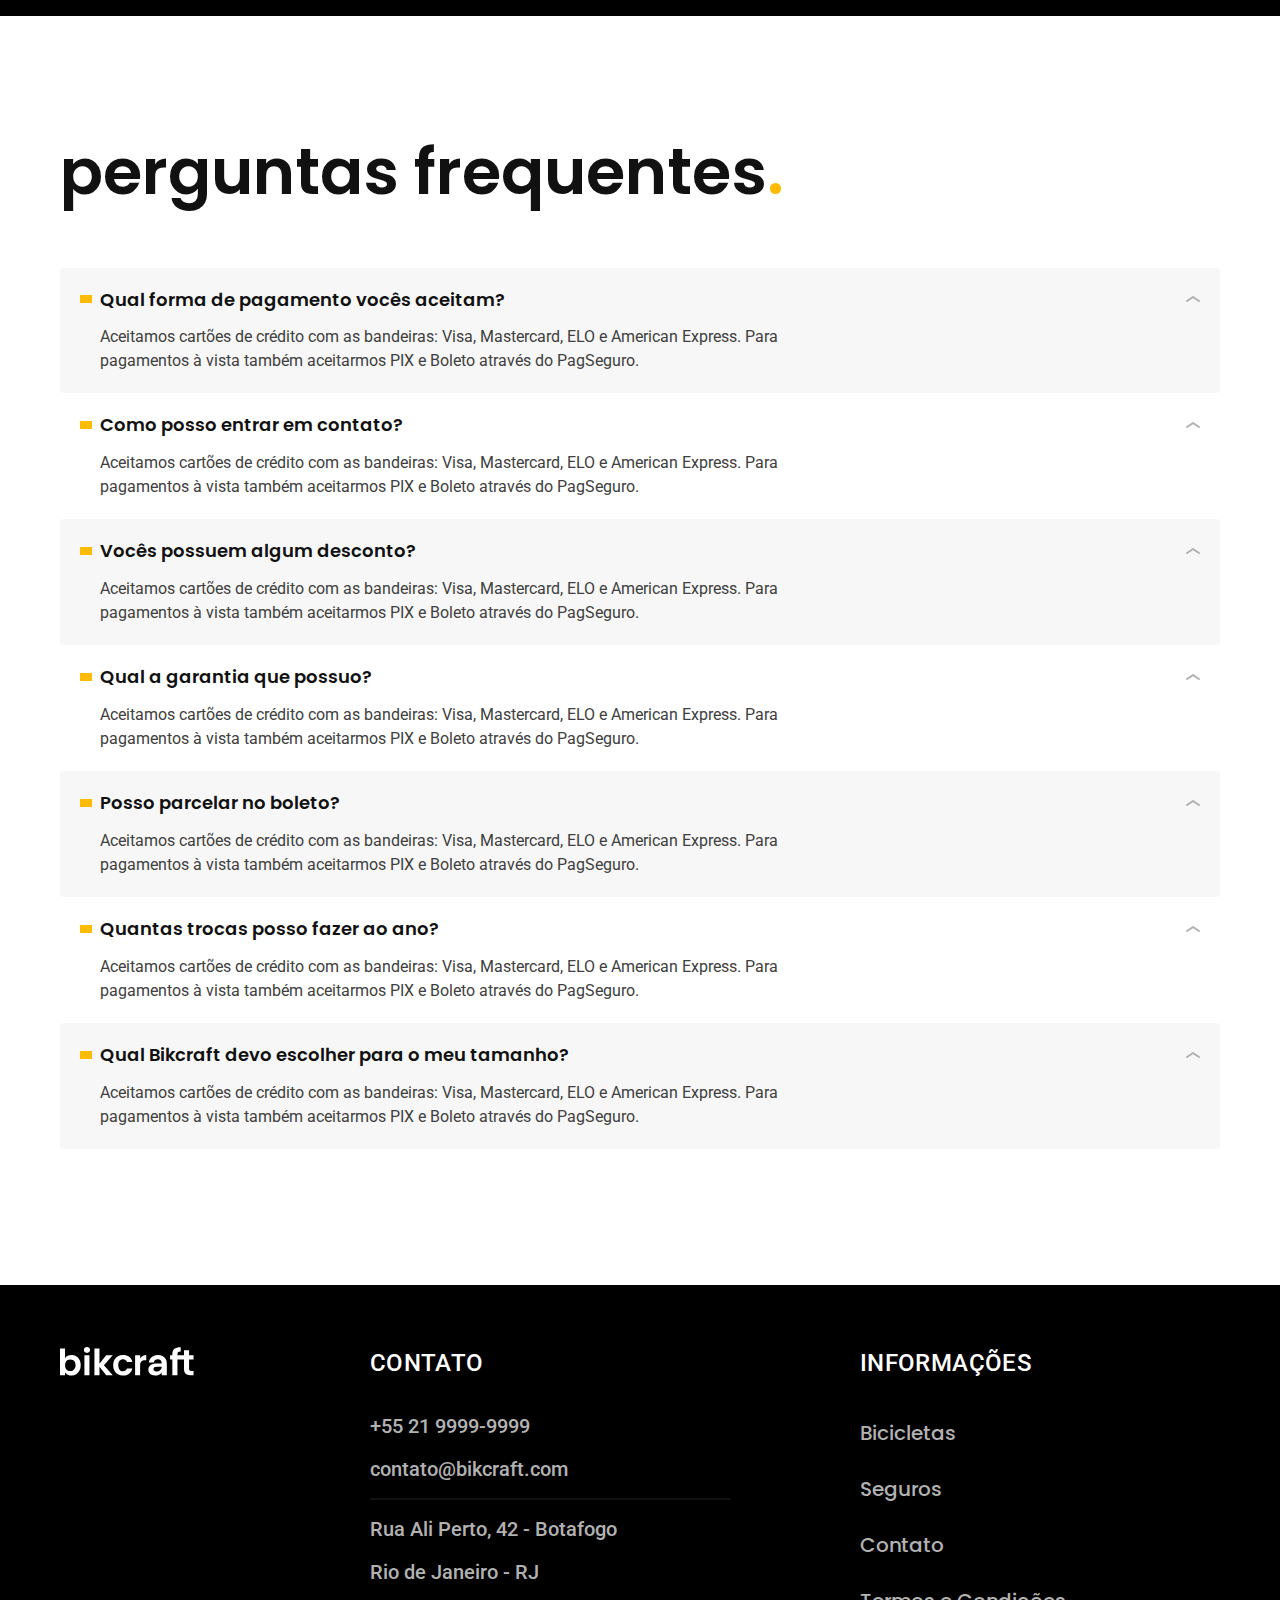
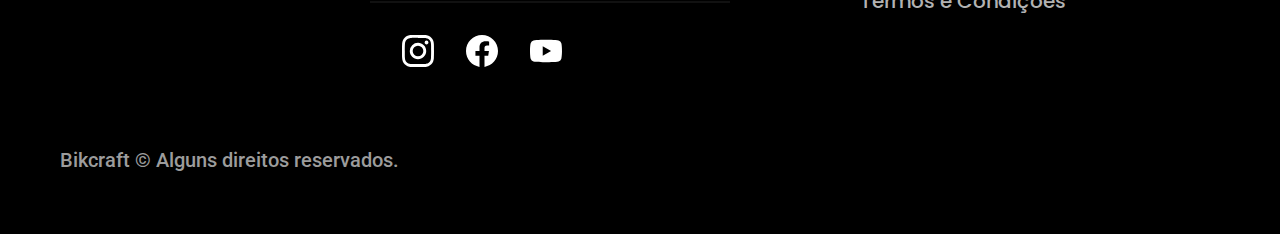
<file: seguros.html>
<!DOCTYPE html>
<html lang="pt-br">

<head>
  <title>Seguros - Bicicletas Elétricas</title>
  <meta name="description" content="Bicicletas elétricas de alta precisão e qualidade,  feitas sob medida para o cliente. Explore o mundo na sua velocidade com a Bikcraft.">
  <meta charset="UTF-8">
  <link rel="stylesheet" href="../css_box/style.css" <link rel="preconnect" href="https://fonts.googleapis.com">
  <link rel="preconnect" href="https://fonts.googleapis.com">
  <link rel="preconnect" href="https://fonts.gstatic.com" crossorigin>
  <link href="https://fonts.googleapis.com/css2?family=Poppins:wght@200;400;500;600;700&family=Roboto:wght@100;300;400;500;700&display=swap" rel="stylesheet">
  <meta name="viewport" content="width=device-width, initial-scale=1.0">
</head>

<body id="seguros">
  <header class="header-bg">
    <div class="header container">
      <a href="./">
        <img src="./img/bikcraft.svg" alt="Bikecraft">
      </a>

      <nav aria-label="primaria">
        <ul class="header-menu font-1-m">
          <li><a href="./bicicletas.html">Bicicletas</a></li>
          <li><a href="./seguros.html">Seguros</a></li>
          <li><a href="./contato.html">Contato</a></li>
        </ul>
      </nav>
    </div>
  </header>

  <main class="seguros-bg">
    <div class="titulo-bg">
      <div class="titulo container">
        <p class="font-2-l-b cor-5">escolha o seguro</p>
        <h1 class="font-1-xxl cor-0">você seguro<span class="cor-p1">.</span></h1>
      </div>
    </div>
    <div class="seguros container">
      <div class="seguros-item">
        <h3 class="font-1-xl cor-6">PRATA</h3>
        <span class="font-1-xl cor-0">R$ 199 <span class="font-1-xs cor-6">mensal</span>
        </span>
        <ul class="font-2-m cor-0">
          <li>Duas trocas por ano</li>
          <li>Assistência técnica</li>
          <li>Suporte 08h às 18h</li>
          <li>Cobertura estadual</li>
        </ul>
        <a class="botao secundario" href="/">Contratar</a>
      </div>

      <div class="seguros-item">
        <h3 class="font-1-xl cor-p1">OURO</h3>
        <span class="font-1-xl cor-0">R$ 299 <span class="font-1-xs cor-6">mensal</span>
        </span>
        <ul class="font-2-m cor-0">
          <li>Cinco trocas por ano</li>
          <li>Assistência especial</li>
          <li>Suporte 24h</li>
          <li>Cobertura nacional</li>
          <li>Desconto em parceiros</li>
          <li>Acesso ao Clube Bikcraft</li>
        </ul>
        <a class="botao" href="/">Contratar</a>
      </div>
    </div>
  </main>

  <article class="vantagens-bg">
    <div class="vantagens container">
      <h2 class="font-1-xxl cor-0">nossas vantagens<span class="cor-p1">.</span></h2>
      <ul>
        <li>
          <img src="./img/icones/eletrica.svg" alt="">
          <h3 class="font-1-l cor-0">Reparo Elétrico</h3>
          <p class="font-2-s cor-5">Garantimos o reparo completo do seu motor em caso de falhas. Sabemos que falhas são raras, mas estamos aqui para caso ocorra.</p>
        </li>
        <li>
          <img src="./img/icones/rastreador.svg" alt="">
          <h3 class="font-1-l cor-0">Recuperação</h3>
          <p class="font-2-s cor-5">A sua Bikcraft ficará pronta para uso no mesmo dia, caso você traga ela para ser reparada em uma das filiais.</p>
        </li>
        <li>
          <img src="./img/icones/carbono.svg" alt="">
          <h3 class="font-1-l cor-0">Reparo Elétrico</h3>
          <p class="font-2-s cor-5">Nossos quadros são feitos para durar para sempre. Mas caso algo ocorra, ficamos felizes em reparar.</p>
        </li>
        <li>
          <img src="./img/icones/seguro.svg" alt="">
          <h3 class="font-1-l cor-0">Segurança</h3>
          <p class="font-2-s cor-5">A sua Bikcraft ficará pronta para uso no mesmo dia, caso você traga ela para ser reparada em uma das filiais.</p>
        </li>
        <li>
          <img src="./img/icones/sustentavel.svg" alt="">
          <h3 class="font-1-l cor-0">Sustentável</h3>
          <p class="font-2-s cor-5">Trabalhamos com a filosofia de desperdício zero. Qualquer parte defeituosa é reciclada e reutilizada em outro projeto.</p>
        </li>
        <li>
          <img src="./img/icones/velocidade.svg" alt="">
          <h3 class="font-1-l cor-0">Rapidez</h3>
          <p class="font-2-s cor-5">A sua Bikcraft ficará pronta para uso no mesmo dia, caso você traga ela para ser reparada em uma das filiais.</p>
        </li>
      </ul>
    </div>
  </article>

  <article class="perguntas container">
    <h2 class="font-1-xxl">perguntas frequentes<span class="cor-p1">.</span></h2>
    <dl>
      <div>
        <dt class="font-1-m-b">Qual forma de pagamento vocês aceitam?</dt>
        <dd class="font-2-s cor-9">Aceitamos cartões de crédito com as bandeiras: Visa, Mastercard, ELO e American Express. Para pagamentos à vista também aceitarmos PIX e Boleto através do PagSeguro.</dd>
      </div>
      <div>
        <dt class="font-1-m-b">Como posso entrar em contato?</dt>
        <dd class="font-2-s cor-9">Aceitamos cartões de crédito com as bandeiras: Visa, Mastercard, ELO e American Express. Para pagamentos à vista também aceitarmos PIX e Boleto através do PagSeguro.</dd>
      </div>
      <div>
        <dt class="font-1-m-b">Vocês possuem algum desconto?</dt>
        <dd class="font-2-s cor-9">Aceitamos cartões de crédito com as bandeiras: Visa, Mastercard, ELO e American Express. Para pagamentos à vista também aceitarmos PIX e Boleto através do PagSeguro.</dd>
      </div>
      <div>
        <dt class="font-1-m-b">Qual a garantia que possuo?</dt>
        <dd class="font-2-s cor-9">Aceitamos cartões de crédito com as bandeiras: Visa, Mastercard, ELO e American Express. Para pagamentos à vista também aceitarmos PIX e Boleto através do PagSeguro.</dd>
      </div>
      <div>
        <dt class="font-1-m-b">Posso parcelar no boleto?</dt>
        <dd class="font-2-s cor-9">Aceitamos cartões de crédito com as bandeiras: Visa, Mastercard, ELO e American Express. Para pagamentos à vista também aceitarmos PIX e Boleto através do PagSeguro.</dd>
      </div>
      <div>
        <dt class="font-1-m-b">Quantas trocas posso fazer ao ano?</dt>
        <dd class="font-2-s cor-9">Aceitamos cartões de crédito com as bandeiras: Visa, Mastercard, ELO e American Express. Para pagamentos à vista também aceitarmos PIX e Boleto através do PagSeguro.</dd>
      </div>
      <div>
        <dt class="font-1-m-b">Qual Bikcraft devo escolher para o meu tamanho?</dt>
        <dd class="font-2-s cor-9">Aceitamos cartões de crédito com as bandeiras: Visa, Mastercard, ELO e American Express. Para pagamentos à vista também aceitarmos PIX e Boleto através do PagSeguro.</dd>
      </div>
    </dl>
  </article>
  <footer class="footer-bg">
    <div class="footer container">
      <img src="./img/bikcraft.svg" alt="svg">
      <div class="footer-contato">
        <h3 class="font-2-l-b cor-0">Contato</h3>
        <ul class="font-2-m cor-5">
          <li><a href="tel:+552199999999">+55 21 9999-9999</a></li>
          <li><a href="mailto:contato@bikcraft.com">contato@bikcraft.com</li>
          <li>Rua Ali Perto, 42 - Botafogo</li>
          <li>Rio de Janeiro - RJ</li>
        </ul>
        <div class="footer-redes">
          <a href="https://www.instagram.com/felipecrim/">
            <img src="./img/redes/instagram.svg" alt="Instagram">
          </a>
          <a href="/">
            <img src="./img/redes/facebook.svg" alt="Facebook">
          </a>
          <a href="/">
            <img src="./img/redes/youtube.svg" alt="Youtube">
          </a>
        </div>
      </div>
      <div class="footer-informacoes">
        <h3 class="font-2-l-b cor-0">Informações</h3>
        <nav>
          <ul class="font-1-m cor-5">
            <li><a href="./bicicletas.html">Bicicletas</a></li>
            <li><a href="./seguros.html">Seguros</a></li>
            <li><a href="./contato.html">Contato</a></li>
            <li><a href="./termos.html">Termos e Condições</a></li>
          </ul>
        </nav>
      </div>
      <p class="footer-copy font-2-m cor-6">Bikcraft © Alguns direitos reservados.</p>
    </div>
  </footer>
</body>

</html>
</file>
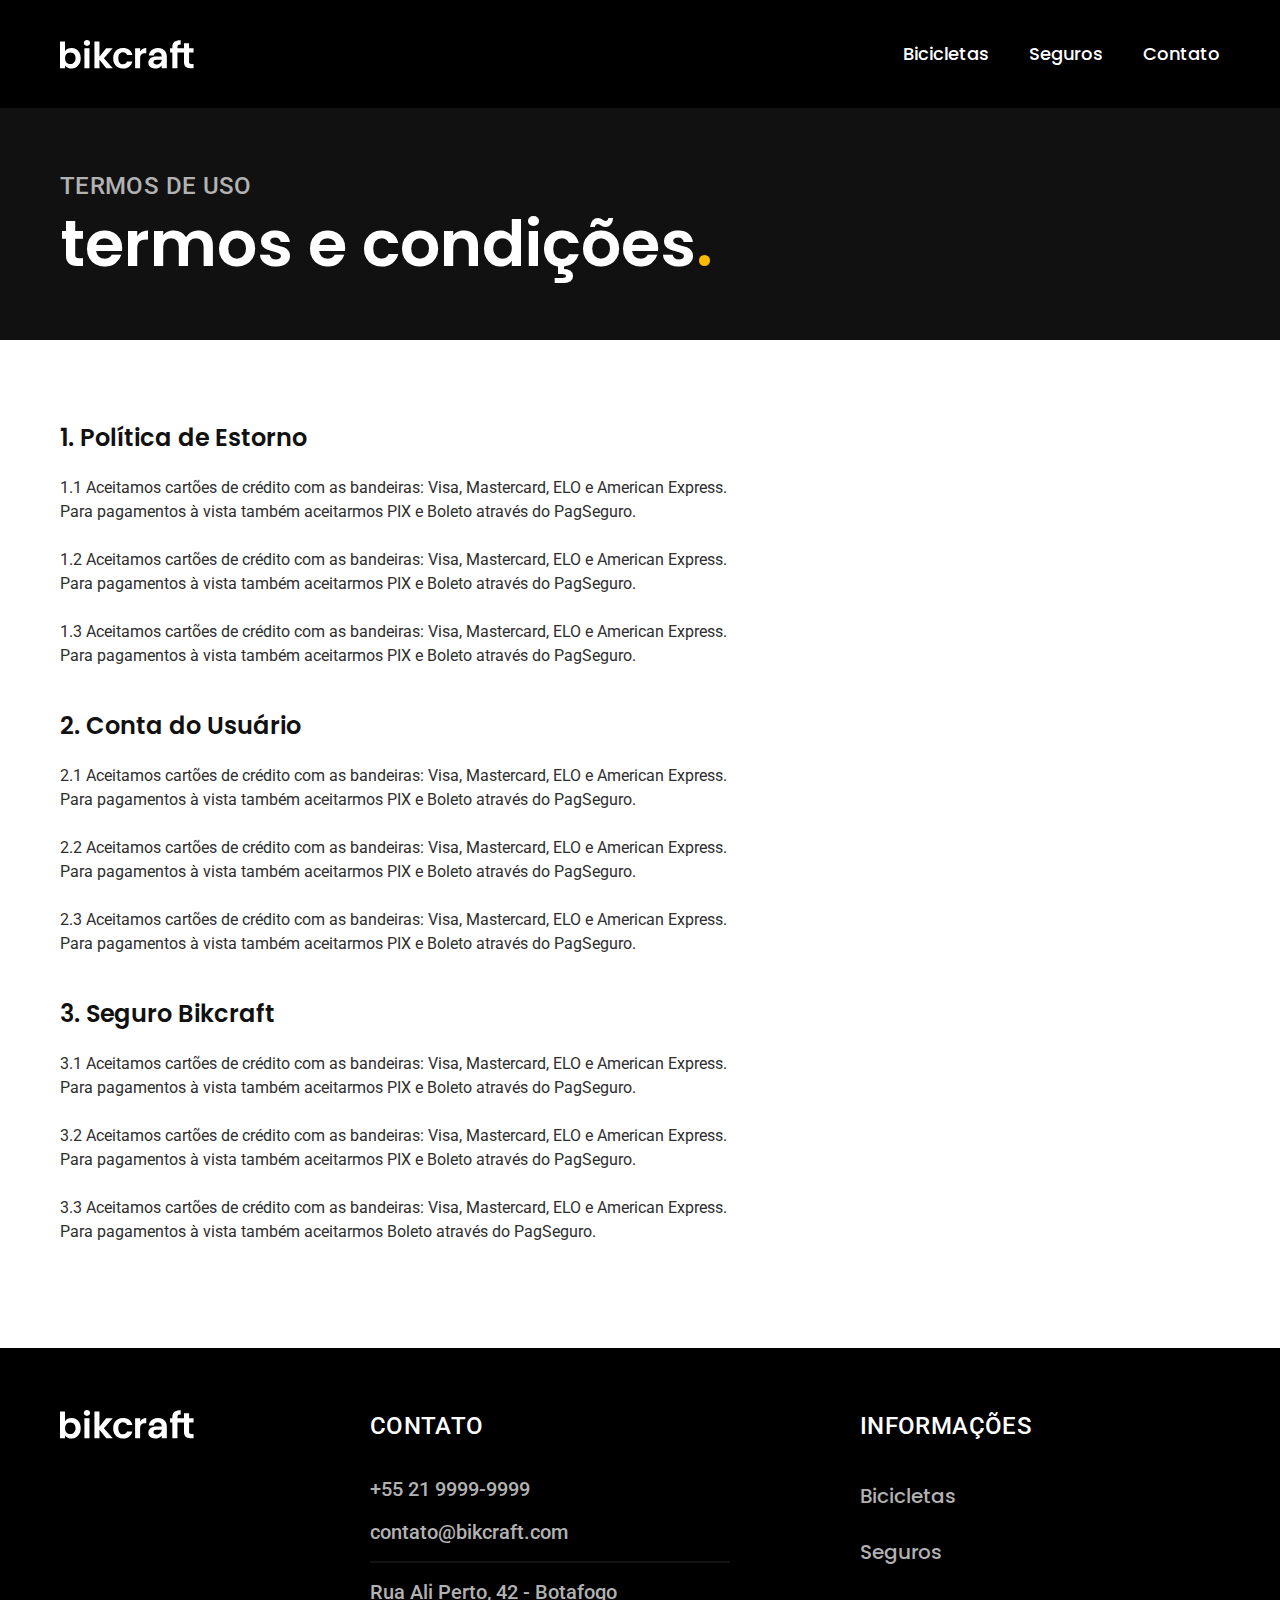
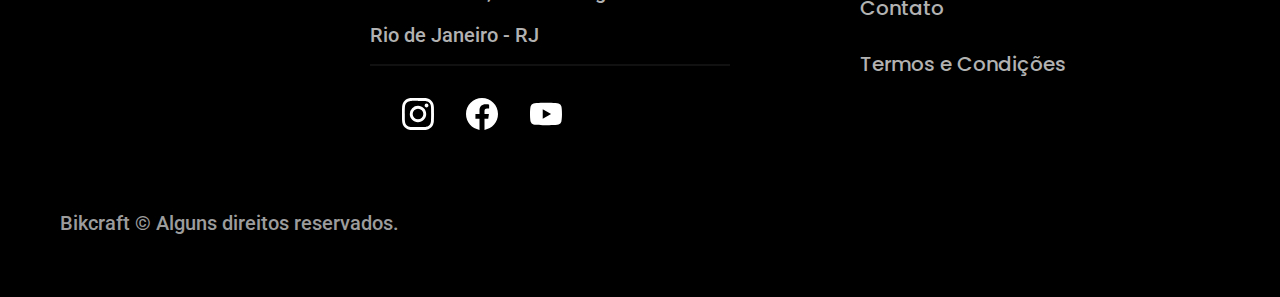
<file: termos.html>
<!DOCTYPE html>
<html lang="pt-br">

<head>
  <title>Termos e Condições - Bicicletas Elétricas</title>
  <meta name="description" content="Bicicletas elétricas de alta precisão e qualidade,  feitas sob medida para o cliente. Explore o mundo na sua velocidade com a Bikcraft.">
  <meta charset="UTF-8">
  <link rel="stylesheet" href="../css_box/style.css" <link rel="preconnect" href="https://fonts.googleapis.com">
  <link rel="preconnect" href="https://fonts.googleapis.com">
  <link rel="preconnect" href="https://fonts.gstatic.com" crossorigin>
  <link href="https://fonts.googleapis.com/css2?family=Poppins:wght@200;400;500;600;700&family=Roboto:wght@100;300;400;500;700&display=swap" rel="stylesheet">
  <meta name="viewport" content="width=device-width, initial-scale=1.0">
</head>

<body>
  <header class="header-bg">
    <div class="header container">
      <a href="./">
        <img src="./img/bikcraft.svg" alt="Bikecraft">
      </a>

      <nav aria-label="primaria">
        <ul class="header-menu font-1-m">
          <li><a href="./bicicletas.html">Bicicletas</a></li>
          <li><a href="./seguros.html">Seguros</a></li>
          <li><a href="./contato.html">Contato</a></li>
        </ul>
      </nav>
    </div>
  </header>

  <main id="termos">
    <div class="titulo-bg">
      <div class="titulo container">
        <p class="font-2-l-b cor-5">Termos de uso</p>
        <h1 class="font-1-xxl cor-0">termos e condições<span class="cor-p1">.</span></h1>
      </div>
    </div>

    <div class="termos container font-2-s cor-10">
      <h2 class="font-1-l cor-11">1. Política de Estorno</h2>
      <p>1.1 Aceitamos cartões de crédito com as bandeiras: Visa, Mastercard, ELO e American Express. Para pagamentos à vista também aceitarmos PIX e Boleto através do PagSeguro.</p>
      <p>1.2 Aceitamos cartões de crédito com as bandeiras: Visa, Mastercard, ELO e American Express. Para pagamentos à vista também aceitarmos PIX e Boleto através do PagSeguro.</p>
      <p>1.3 Aceitamos cartões de crédito com as bandeiras: Visa, Mastercard, ELO e American Express. Para pagamentos à vista também aceitarmos PIX e Boleto através do PagSeguro.</p>

      <h2 class="font-1-l cor-11">2. Conta do Usuário</h2>
      <p>2.1 Aceitamos cartões de crédito com as bandeiras: Visa, Mastercard, ELO e American Express. Para pagamentos à vista também aceitarmos PIX e Boleto através do PagSeguro.</p>
      <p>2.2 Aceitamos cartões de crédito com as bandeiras: Visa, Mastercard, ELO e American Express. Para pagamentos à vista também aceitarmos PIX e Boleto através do PagSeguro.</p>
      <p>2.3 Aceitamos cartões de crédito com as bandeiras: Visa, Mastercard, ELO e American Express. Para pagamentos à vista também aceitarmos PIX e Boleto através do PagSeguro.</p>

      <h2 class="font-1-l cor-11">3. Seguro Bikcraft</h2>
      <p>3.1 Aceitamos cartões de crédito com as bandeiras: Visa, Mastercard, ELO e American Express. Para pagamentos à vista também aceitarmos PIX e Boleto através do PagSeguro.</p>
      <p>3.2 Aceitamos cartões de crédito com as bandeiras: Visa, Mastercard, ELO e American Express. Para pagamentos à vista também aceitarmos PIX e Boleto através do PagSeguro.</p>
      <p>3.3 Aceitamos cartões de crédito com as bandeiras: Visa, Mastercard, ELO e American Express. Para pagamentos à vista também aceitarmos Boleto através do PagSeguro.</p>
    </div>
  </main>


  <footer class="footer-bg">
    <div class="footer container">
      <img src="./img/bikcraft.svg" alt="svg">
      <div class="footer-contato">
        <h3 class="font-2-l-b cor-0">Contato</h3>
        <ul class="font-2-m cor-5">
          <li><a href="tel:+552199999999">+55 21 9999-9999</a></li>
          <li><a href="mailto:contato@bikcraft.com">contato@bikcraft.com</li>
          <li>Rua Ali Perto, 42 - Botafogo</li>
          <li>Rio de Janeiro - RJ</li>
        </ul>
        <div class="footer-redes">
          <a href="https://www.instagram.com/felipecrim/">
            <img src="./img/redes/instagram.svg" alt="Instagram">
          </a>
          <a href="/">
            <img src="./img/redes/facebook.svg" alt="Facebook">
          </a>
          <a href="/">
            <img src="./img/redes/youtube.svg" alt="Youtube">
          </a>
        </div>
      </div>
      <div class="footer-informacoes">
        <h3 class="font-2-l-b cor-0">Informações</h3>
        <nav>
          <ul class="font-1-m cor-5">
            <li><a href="./bicicletas.html">Bicicletas</a></li>
            <li><a href="./seguros.html">Seguros</a></li>
            <li><a href="./contato.html">Contato</a></li>
            <li><a href="./termos.html">Termos e Condições</a></li>
          </ul>
        </nav>
      </div>
      <p class="footer-copy font-2-m cor-6">Bikcraft © Alguns direitos reservados.</p>
    </div>
  </footer>
</body>

</html>
</file>
